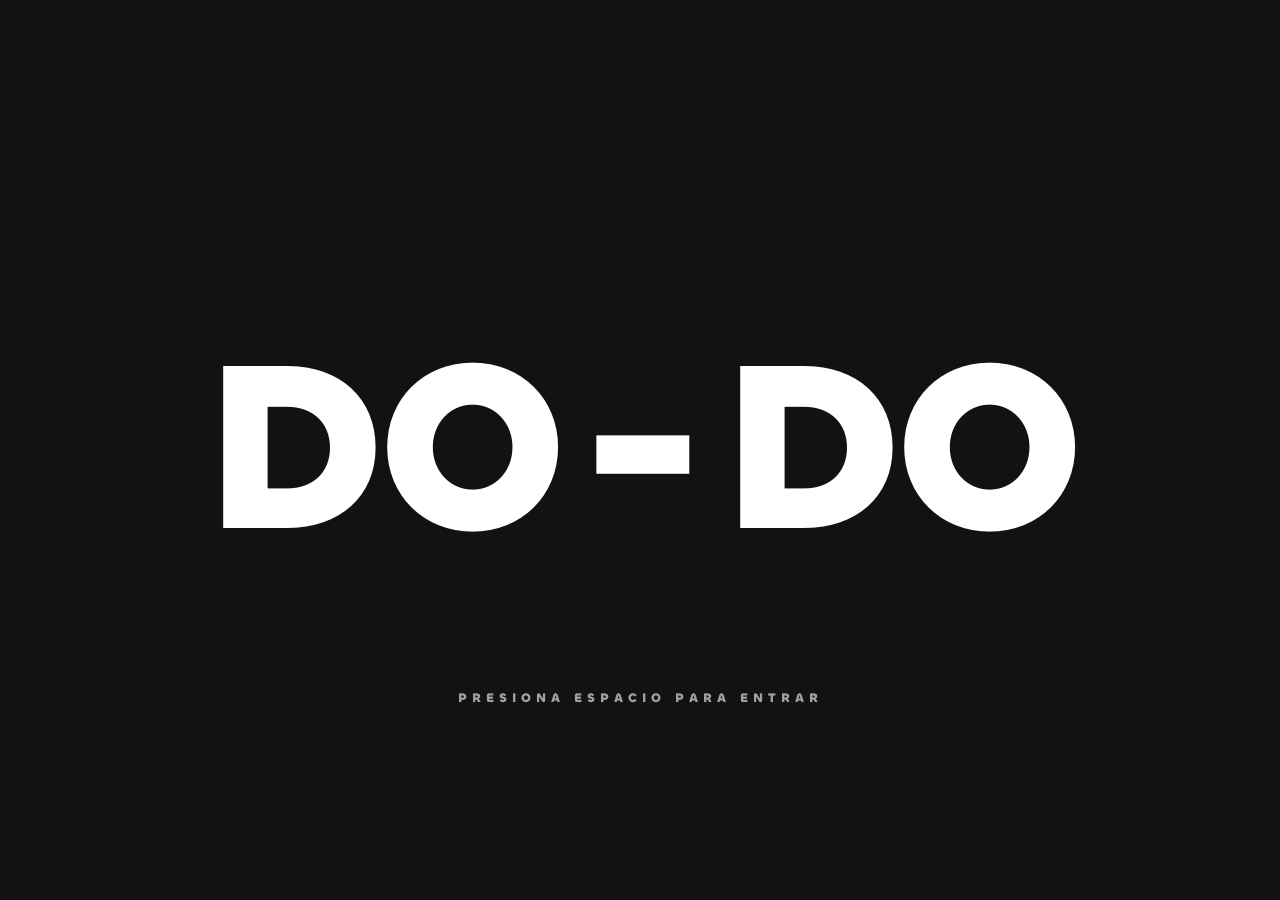
<file: Index.html>
<head>
    <link rel="stylesheet" href="Index.css">
</head>
<body>
    <div id="PantallaCarga">
        <div class="LogoAnimado">
            <span class="Letra">D</span>
            <span class="Letra">O</span>
            <span class="Guion">-</span>
            <span class="Letra">D</span>
            <span class="Letra">O</span>
        </div>
        <p style="position: absolute; bottom: 20%; letter-spacing: 5px; font-size: 0.8rem; opacity: 0.6; color: white;">PRESIONA ESPACIO PARA ENTRAR</p>
    </div>

    <audio id="AudioIntro" src="AUDIOS/1.mp3" preload="auto"></audio>

    <script>
        const audio = document.getElementById('AudioIntro');
        const pantalla = document.getElementById('PantallaCarga');
        let iniciado = false;

        window.addEventListener('keydown', (e) => {
            if (e.code === 'Space' && !iniciado) {
                iniciado = true;
                audio.play();

                pantalla.style.transition = "opacity 4s ease, visibility 4s";
                pantalla.style.opacity = "0";
                pantalla.style.visibility = "hidden";

                audio.onended = () => {
                    window.location.replace("MENU/INICIO.html");
                };

                setTimeout(() => {
                    if(!audio.paused) window.location.replace("MENU/INICIO.html");
                }, 5000);
            }
        });
    </script>
</body>
</file>
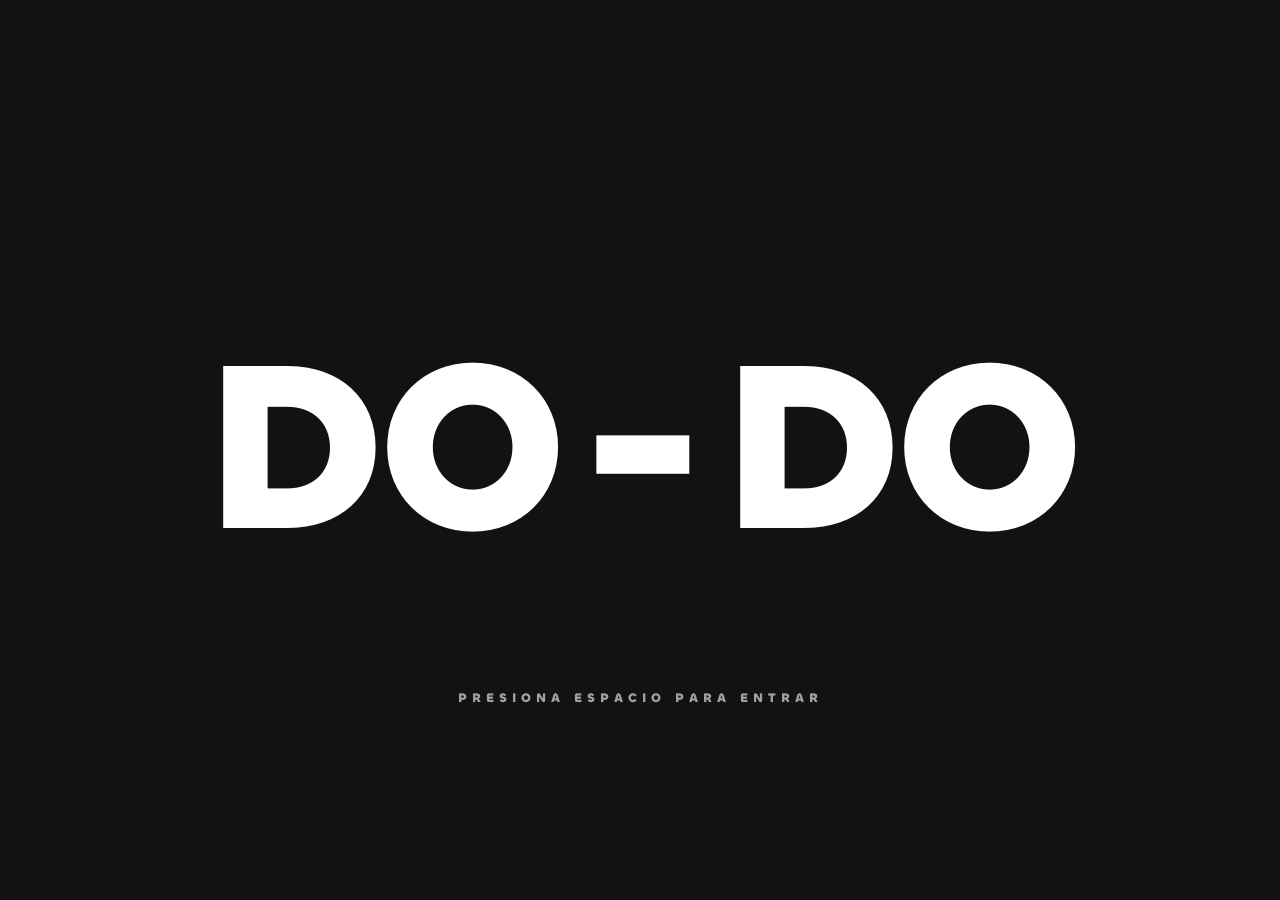
<file: index.html>
<head>
    <link rel="stylesheet" href="FUENTES/chillax.css">
    <link rel="stylesheet" href="Index.css">
</head>
<body>
    <div id="PantallaCarga">
        <div class="LogoAnimado">
            <span class="Letra">D</span>
            <span class="Letra">O</span>
            <span class="Guion">-</span>
            <span class="Letra">D</span>
            <span class="Letra">O</span>
        </div>
        <p style="position: absolute; bottom: 20%; letter-spacing: 5px; font-size: 0.8rem; opacity: 0.6; color: white;">PRESIONA ESPACIO PARA ENTRAR</p>
    </div>

    <audio id="AudioIntro" src="AUDIOS/1.mp3" preload="auto"></audio>

<script>
    const audio = document.getElementById('AudioIntro');
    const pantalla = document.getElementById('PantallaCarga');
    let iniciado = false;

    const comenzarExperiencia = () => {
        if (iniciado) return;
        iniciado = true;

        audio.play().catch(error => {
            console.log("El navegador bloqueó el autoplay sin interacción previa:", error);
        });

        pantalla.style.transition = "opacity 4s ease, visibility 4s";
        pantalla.style.opacity = "0";
        pantalla.style.visibility = "hidden";

        audio.onended = () => {
            window.location.replace("MENU/INICIO.html");
        };

        setTimeout(() => {
            window.location.replace("MENU/INICIO.html");
        }, 5000);
    };

    window.addEventListener('keydown', (e) => {
        if (e.code === 'Space') {
            comenzarExperiencia();
        }
    });
    pantalla.addEventListener('click', () => {
        comenzarExperiencia();
    });
</script>

</body>
</file>
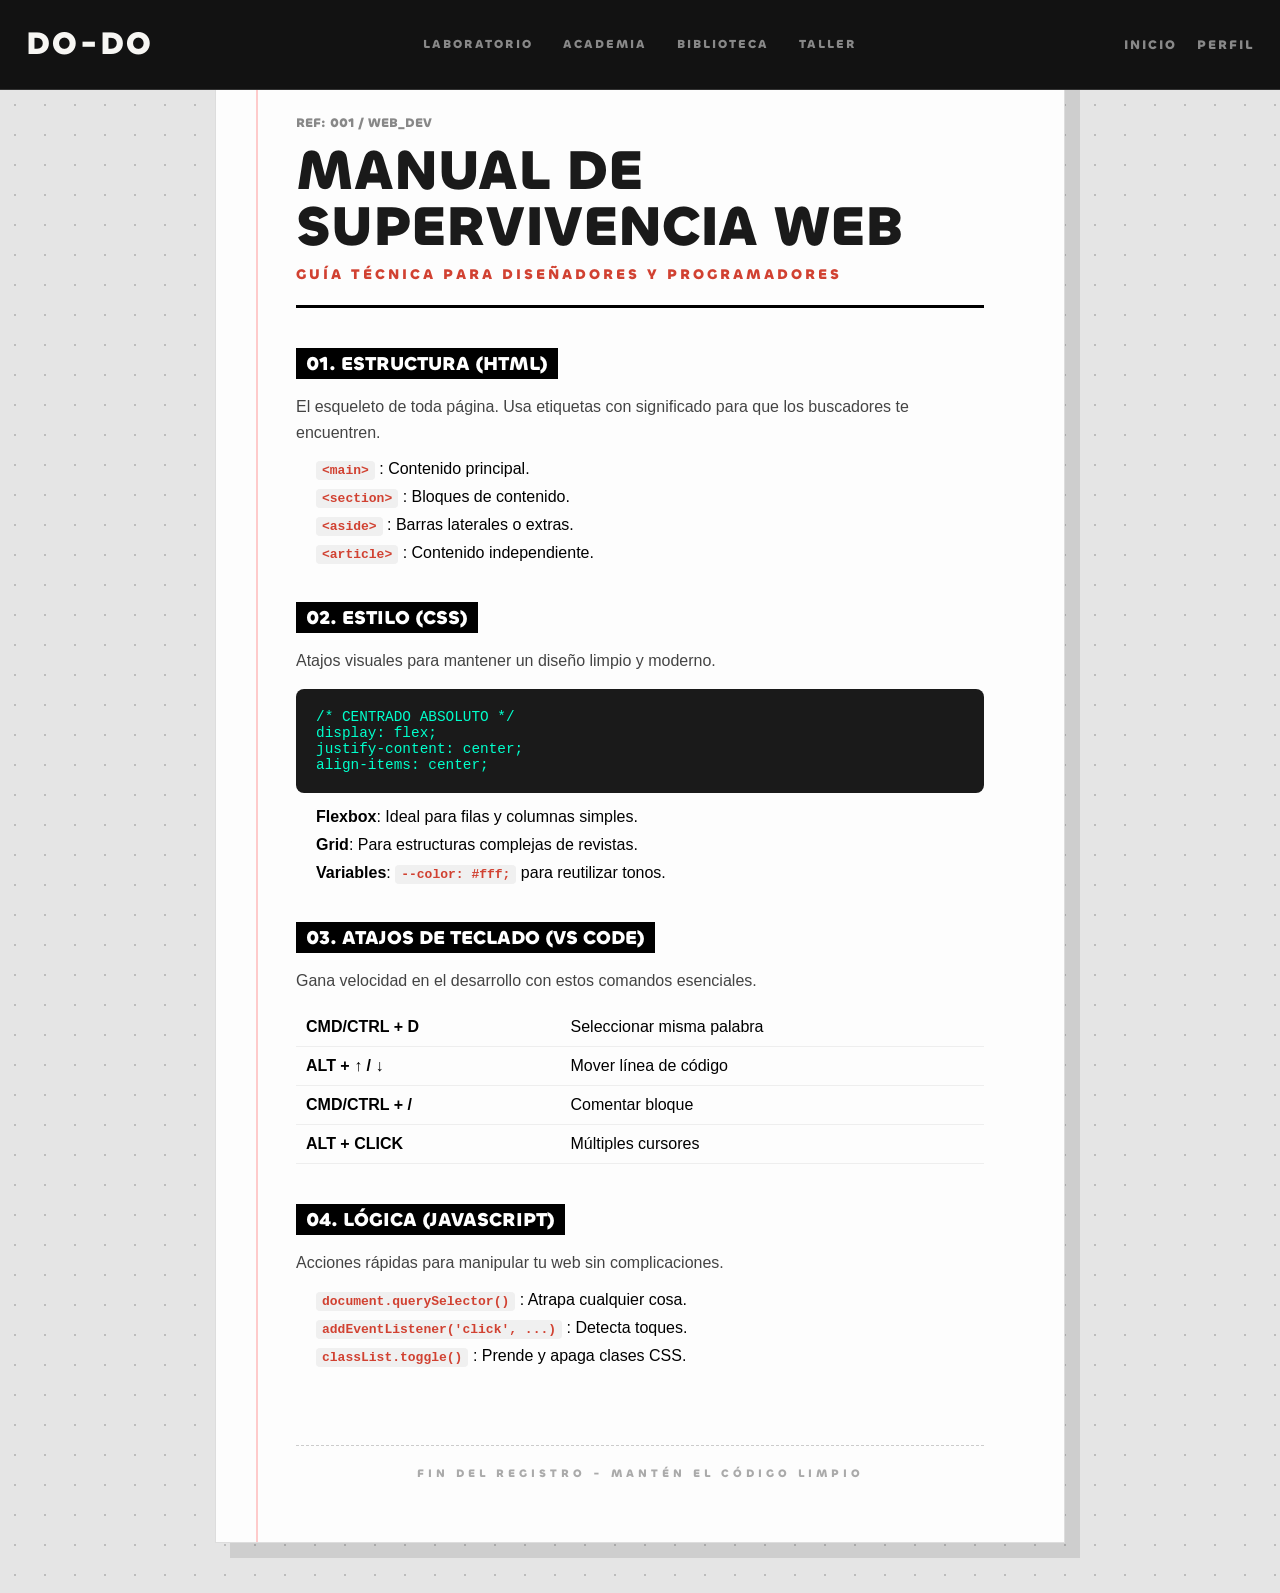
<file: ACADEMIA/WEB.html>
<!DOCTYPE html>
<html lang="es">
<head>
    <meta charset="UTF-8">
    <meta name="viewport" content="width=device-width, initial-scale=1.0">
    <title>DO-DO | BIBLIOTECA DE CÓDIGO</title>
    <link rel="stylesheet" href="WEB.css">
    <link rel="stylesheet" href="../MENU/MENU.css">
</head>
<body class="CuerpoLectura">

    <main class="ContenedorPapel">
        <header class="EncabezadoHoja">
            <span class="Folio">REF: 001 / WEB_DEV</span>
            <h1 class="TituloHoja">MANUAL DE SUPERVIVENCIA WEB</h1>
            <p class="SubtituloHoja">GUÍA TÉCNICA PARA DISEÑADORES Y PROGRAMADORES</p>
        </header>

        <section class="SeccionTexto">
            <h2 class="Indice">01. ESTRUCTURA (HTML)</h2>
            <p>El esqueleto de toda página. Usa etiquetas con significado para que los buscadores te encuentren.</p>
            <ul class="ListaCodigos">
                <li><code>&lt;main&gt;</code> : Contenido principal.</li>
                <li><code>&lt;section&gt;</code> : Bloques de contenido.</li>
                <li><code>&lt;aside&gt;</code> : Barras laterales o extras.</li>
                <li><code>&lt;article&gt;</code> : Contenido independiente.</li>
            </ul>
        </section>

        <section class="SeccionTexto">
            <h2 class="Indice">02. ESTILO (CSS)</h2>
            <p>Atajos visuales para mantener un diseño limpio y moderno.</p>
            <div class="BloqueCodigo">
                <span>/* CENTRADO ABSOLUTO */</span><br>
                display: flex;<br>
                justify-content: center;<br>
                align-items: center;
            </div>
            <ul class="ListaCodigos">
                <li><b>Flexbox</b>: Ideal para filas y columnas simples.</li>
                <li><b>Grid</b>: Para estructuras complejas de revistas.</li>
                <li><b>Variables</b>: <code>--color: #fff;</code> para reutilizar tonos.</li>
            </ul>
        </section>

        <section class="SeccionTexto">
            <h2 class="Indice">03. ATAJOS DE TECLADO (VS CODE)</h2>
            <p>Gana velocidad en el desarrollo con estos comandos esenciales.</p>
            <table class="TablaAtajos">
                <tr><td>CMD/CTRL + D</td><td>Seleccionar misma palabra</td></tr>
                <tr><td>ALT + ↑ / ↓</td><td>Mover línea de código</td></tr>
                <tr><td>CMD/CTRL + /</td><td>Comentar bloque</td></tr>
                <tr><td>ALT + CLICK</td><td>Múltiples cursores</td></tr>
            </table>
        </section>

        <section class="SeccionTexto">
            <h2 class="Indice">04. LÓGICA (JAVASCRIPT)</h2>
            <p>Acciones rápidas para manipular tu web sin complicaciones.</p>
            <ul class="ListaCodigos">
                <li><code>document.querySelector()</code> : Atrapa cualquier cosa.</li>
                <li><code>addEventListener('click', ...)</code> : Detecta toques.</li>
                <li><code>classList.toggle()</code> : Prende y apaga clases CSS.</li>
            </ul>
        </section>

        <footer class="PiePagina">
            <p>FIN DEL REGISTRO - MANTÉN EL CÓDIGO LIMPIO</p>
        </footer>
    </main>

    <script src="../MENU/MENU.js"></script>
</body>
</html>
</file>
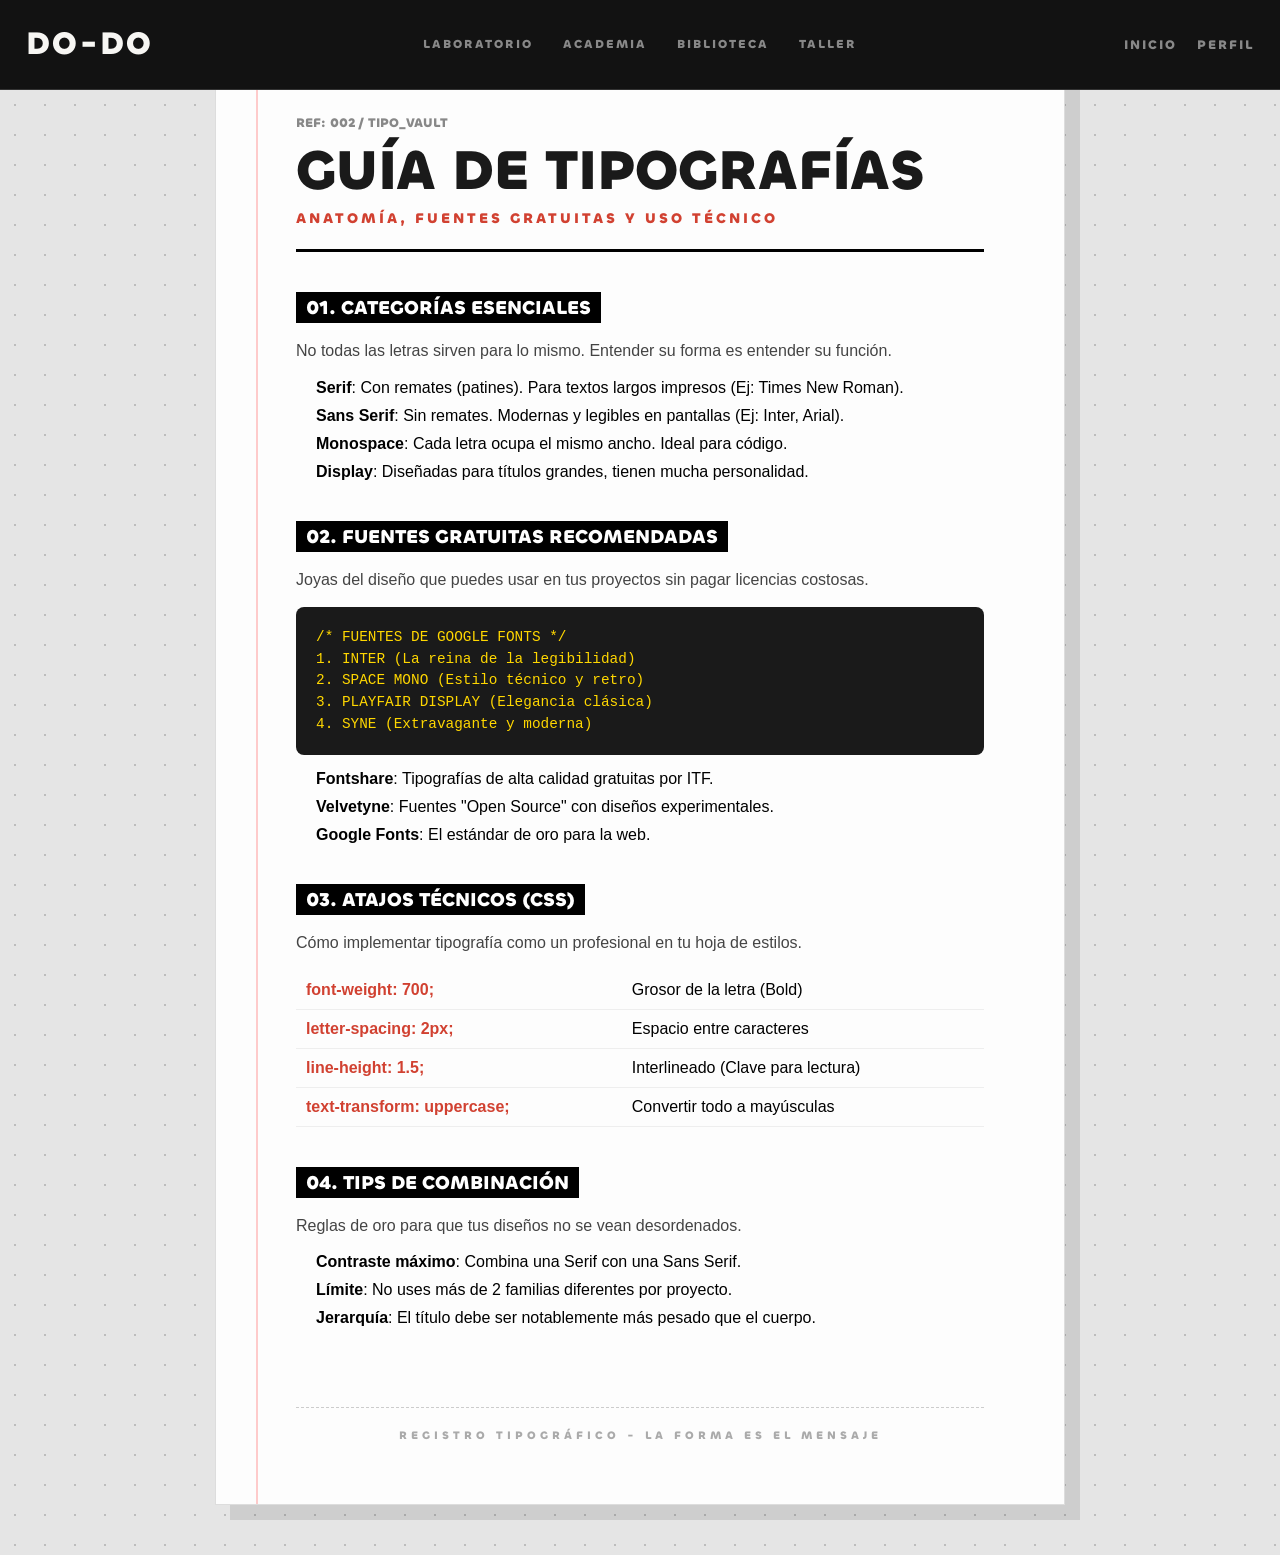
<file: BIBLIOTECA/TIPOGRAFIAS.html>
<!DOCTYPE html>
<html lang="es">
<head>
    <meta charset="UTF-8">
    <meta name="viewport" content="width=device-width, initial-scale=1.0">
    <title>DO-DO | BIBLIOTECA TIPOGRÁFICA</title>
    <link rel="stylesheet" href="TIPOGRAFIAS.css">
    <link rel="stylesheet" href="..//MENU/MENU.css">
</head>
<body class="CuerpoLectura">

    <main class="ContenedorPapel">
        <header class="EncabezadoHoja">
            <span class="Folio">REF: 002 / TIPO_VAULT</span>
            <h1 class="TituloHoja">GUÍA DE TIPOGRAFÍAS</h1>
            <p class="SubtituloHoja">ANATOMÍA, FUENTES GRATUITAS Y USO TÉCNICO</p>
        </header>

        <section class="SeccionTexto">
            <h2 class="Indice">01. CATEGORÍAS ESENCIALES</h2>
            <p>No todas las letras sirven para lo mismo. Entender su forma es entender su función.</p>
            <ul class="ListaCodigos">
                <li><b>Serif</b>: Con remates (patines). Para textos largos impresos (Ej: Times New Roman).</li>
                <li><b>Sans Serif</b>: Sin remates. Modernas y legibles en pantallas (Ej: Inter, Arial).</li>
                <li><b>Monospace</b>: Cada letra ocupa el mismo ancho. Ideal para código.</li>
                <li><b>Display</b>: Diseñadas para títulos grandes, tienen mucha personalidad.</li>
            </ul>
        </section>

        <section class="SeccionTexto">
            <h2 class="Indice">02. FUENTES GRATUITAS RECOMENDADAS</h2>
            <p>Joyas del diseño que puedes usar en tus proyectos sin pagar licencias costosas.</p>
            
            <div class="BloqueCodigo">
                <span>/* FUENTES DE GOOGLE FONTS */</span><br>
                1. INTER (La reina de la legibilidad)<br>
                2. SPACE MONO (Estilo técnico y retro)<br>
                3. PLAYFAIR DISPLAY (Elegancia clásica)<br>
                4. SYNE (Extravagante y moderna)
            </div>
            
            <ul class="ListaCodigos">
                <li><b>Fontshare</b>: Tipografías de alta calidad gratuitas por ITF.</li>
                <li><b>Velvetyne</b>: Fuentes "Open Source" con diseños experimentales.</li>
                <li><b>Google Fonts</b>: El estándar de oro para la web.</li>
            </ul>
        </section>

        <section class="SeccionTexto">
            <h2 class="Indice">03. ATAJOS TÉCNICOS (CSS)</h2>
            <p>Cómo implementar tipografía como un profesional en tu hoja de estilos.</p>
            <table class="TablaAtajos">
                <tr><td>font-weight: 700;</td><td>Grosor de la letra (Bold)</td></tr>
                <tr><td>letter-spacing: 2px;</td><td>Espacio entre caracteres</td></tr>
                <tr><td>line-height: 1.5;</td><td>Interlineado (Clave para lectura)</td></tr>
                <tr><td>text-transform: uppercase;</td><td>Convertir todo a mayúsculas</td></tr>
            </table>
        </section>

        <section class="SeccionTexto">
            <h2 class="Indice">04. TIPS DE COMBINACIÓN</h2>
            <p>Reglas de oro para que tus diseños no se vean desordenados.</p>
            <ul class="ListaCodigos">
                <li><b>Contraste máximo</b>: Combina una Serif con una Sans Serif.</li>
                <li><b>Límite</b>: No uses más de 2 familias diferentes por proyecto.</li>
                <li><b>Jerarquía</b>: El título debe ser notablemente más pesado que el cuerpo.</li>
            </ul>
        </section>

        <footer class="PiePagina">
            <p>REGISTRO TIPOGRÁFICO - LA FORMA ES EL MENSAJE</p>
        </footer>
    </main>

    <script src="..//MENU/MENU.js"></script>
</body>
</html>
</file>
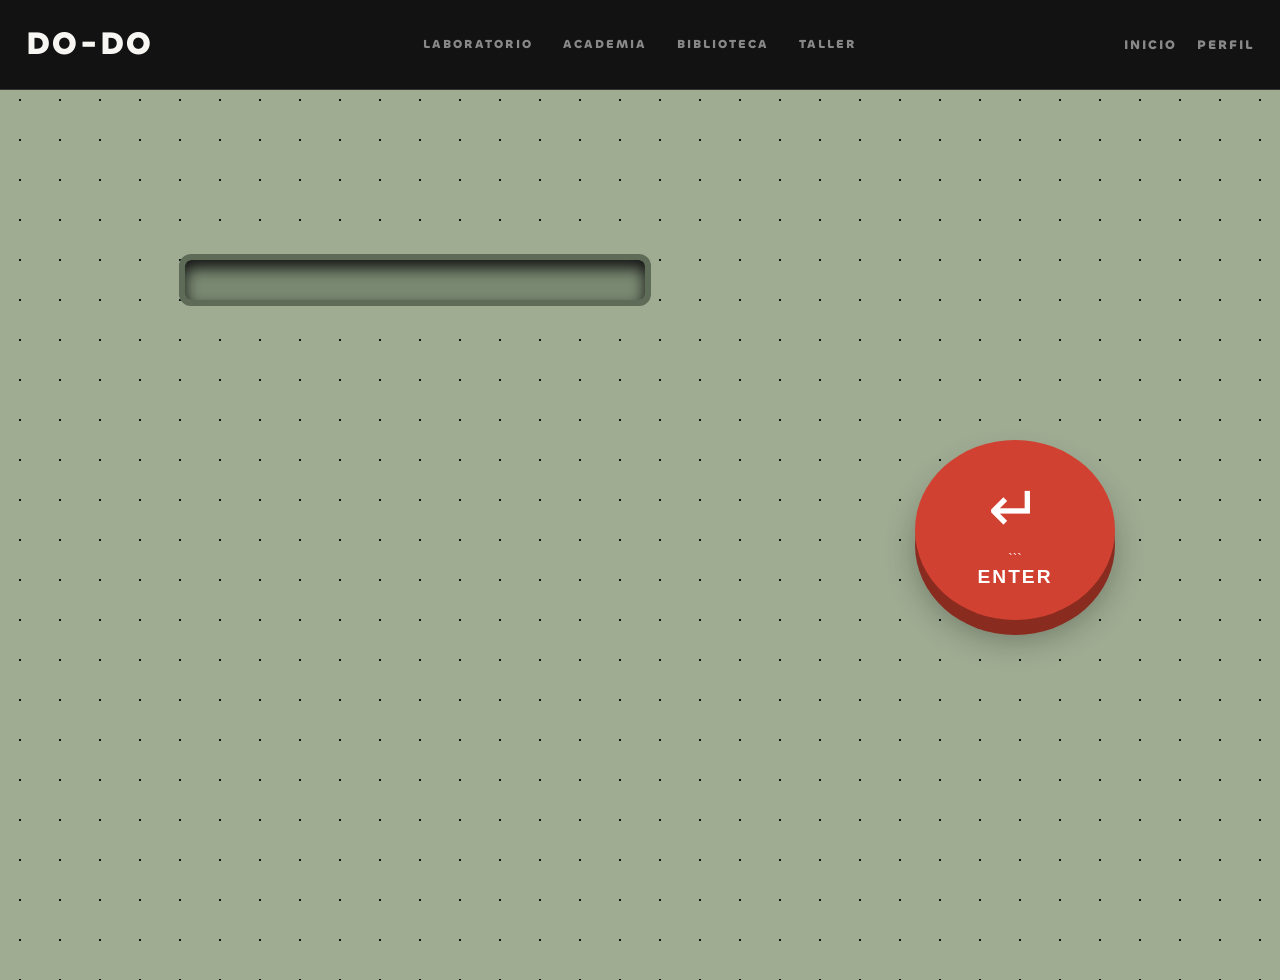
<file: LABORATORIO/LAB1.html>
<!DOCTYPE html>
<html lang="es">
<head>
    <meta charset="UTF-8">
    <meta name="viewport" content="width=device-width, initial-scale=1.0">
    <title>DO-DO | Lab de Prompts</title>
    <link rel="stylesheet" href="LAB1.css">
    <link rel="stylesheet" href="../FUENTES/chillax.css">
    <link rel="stylesheet" href="../MENU/MENU.css">
</head>
<body>

    <div class="ContenedorGeneral">
        
        <div class="MaquinaCuerpo">
            <div class="Ranura"></div>
            
            <div class="AreaImpresion">
                <div id="TicketObjeto" class="TicketEstilo">
                    <div class="ContenidoTicket">
                        <small>DO-DO_LAB_2026</small>
                        <hr class="LineaDivisora">
                        <p class="EtiquetaReto">RETO DE DISEÑO:</p>
                        <h2 id="TextoPrompt">PRESIONA ENTER</h2>
                        <hr class="LineaDivisora">
                        <p class="PiePaginaTicket">A DISEÑAR</p>
                    </div>
                </div>
            </div>
        </div>

        <div class="AreaTeclado">
            <button id="BotonEnter" class="TeclaEnter">
                <span class="IconoEnter">↵</span> ```
                <span class="TextoEnter">ENTER</span>
            </button>
        </div>

    </div>

    <script src="../LABORATORIO/LAB1.js"></script>
    <script src="../MENU/MENU.js"></script>
</body>
</html>
</file>
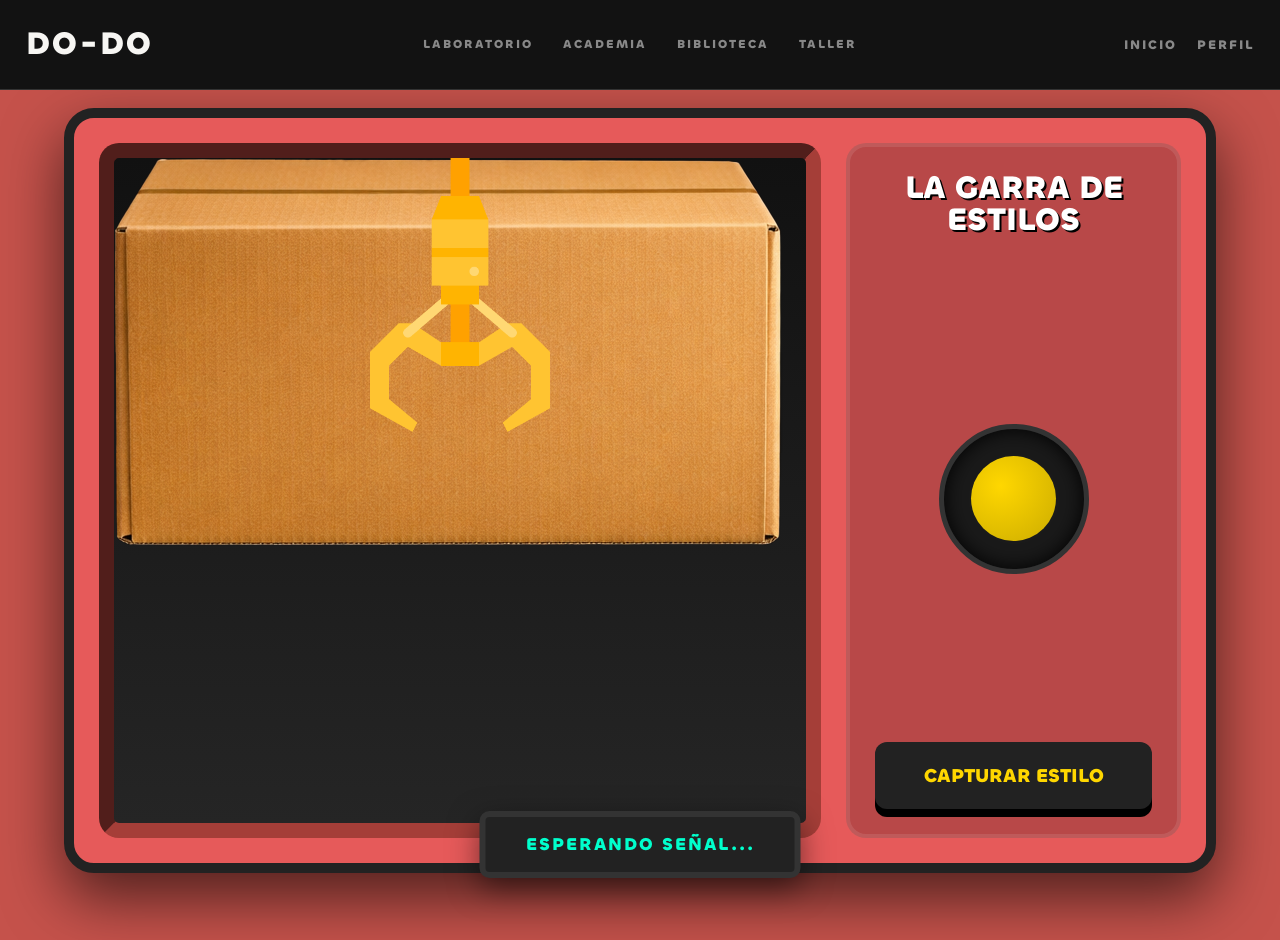
<file: LABORATORIO/LAB2.html>
<!DOCTYPE html>
<html lang="es">
<head>
    <meta charset="UTF-8">
    <meta name="viewport" content="width=device-width, initial-scale=1.0">
    <title>DO-DO | LABORATORIO 2</title>
    <link rel="stylesheet" href="LAB2.css">
    <link rel="stylesheet" href="..//MENU/MENU.css">
    <link rel="stylesheet" href="../FUENTES/chillax.css">
</head>
<body>
    <div class="ContenedorLaboratorio">
        <div class="MaquinaRoja">
            <div class="PantallaJuego">
                <img src="../ELEMENTOS/12.png" >
                <div id="Cuerda" class="Cuerda"></div>
                <img src="../ELEMENTOS/32.png" id="Garra" alt="Garra">
                <div id="ZonaPremios"></div>
            </div>

            <div class="PanelControl">
                <div class="ContenedorTitulo">
                    <h1 class="TituloLab">LA GARRA DE ESTILOS</h1>
                </div>
                
                <div class="ZonaJoystick">
                    <div class="BasePalanca">
                        <div id="Palanca"></div>
                    </div>
                </div>

                <div class="ZonaBoton">
                    <button class="BotonAccion" id="BtnBajar" onclick="BajarGarra()">CAPTURAR ESTILO</button>
                </div>
            </div>

            <div class="BuzonSalida">
                <div id="ResultadoBusqueda">ESPERANDO SEÑAL...</div>
            </div>
        </div>
    </div>
    <script src="LAB2.js"></script>
    <script src="../MENU/MENU.js"></script>
</body>
</html>
</file>
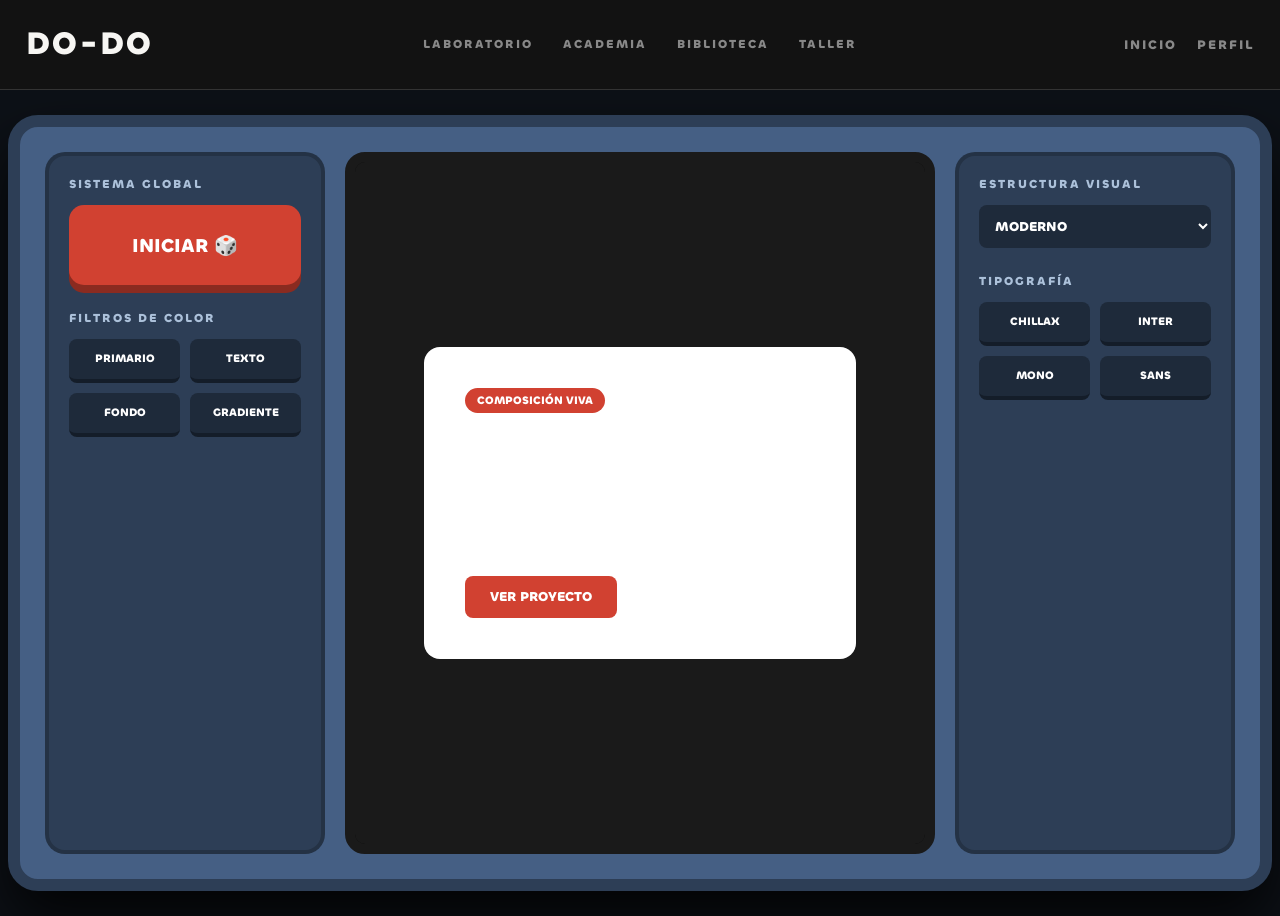
<file: LABORATORIO/LAB3.html>
<!DOCTYPE html>
<html lang="es">
<head>
    <meta charset="UTF-8">
    <meta name="viewport" content="width=device-width, initial-scale=1.0">
    <title>DO-DO | LAB ESTILOS</title>
    <link rel="stylesheet" href="LAB3.css">
    <link rel="stylesheet" href="../MENU/MENU.css">
</head>

<body class="PANTALLA">

    <main class="ChasisMaquina">
        
        <aside class="PanelControl LateralIzquierdo">
            <div class="ModuloTecnico">
                <label>SISTEMA GLOBAL</label>
                <button onclick="PaletaAleatoria()" class="BotonStart">INICIAR 🎲</button>
            </div>

            <div class="ModuloTecnico">
                <label>FILTROS DE COLOR</label>
                <div class="RejillaMicro">
                    <button onclick="CambiarSoloPrimario()">PRIMARIO</button>
                    <button onclick="CambiarSoloTexto()">TEXTO</button>
                    <button onclick="CambiarSoloFondo()">FONDO</button>
                    <button onclick="AplicarGradiente()">GRADIENTE</button>
                </div>
            </div>
        </aside>

        <section class="VisualizadorCentral">
            <div class="MarcoPantalla">
                <div class="Escenario" id="EscenarioPrincipal">
                    <div class="VistaCarta" id="CartaMuestra">
                        <span class="Etiqueta">COMPOSICIÓN VIVA</span>
                        <h1>DISEÑA CON EL CÓDIGO.</h1>
                        <p>ENTORNO DINÁMICO BASADO EN ALGORITMOS DE COLOR.</p>
                        <button class="BotonAccionInterno">VER PROYECTO</button>
                    </div>
                </div>
            </div>
        </section>

        <aside class="PanelControl LateralDerecho">
            <div class="ModuloTecnico">
                <label>ESTRUCTURA VISUAL</label>
                <select id="SelectorDiseno" onchange="CambiarDiseno(this.value)">
                    <option value="moderno">MODERNO</option>
                    <option value="brutalista">BRUTALISTA</option>
                    <option value="cristal">CRISTAL</option>
                </select>
            </div>

            <div class="ModuloTecnico">
                <label>TIPOGRAFÍA</label>
                <div class="RejillaMicro">
                    <button onclick="CambiarFuente('Chillax-Bold')">CHILLAX</button>
                    <button onclick="CambiarFuente('Inter')">INTER</button>
                    <button onclick="CambiarFuente('Space Mono')">MONO</button>
                    <button onclick="CambiarFuente('Arial')">SANS</button>
                </div>
            </div>
        </aside>

    </main>

    <script src="LAB3.js"></script>
    <script src="../MENU/MENU.js"></script>
</body>
</html>
</file>
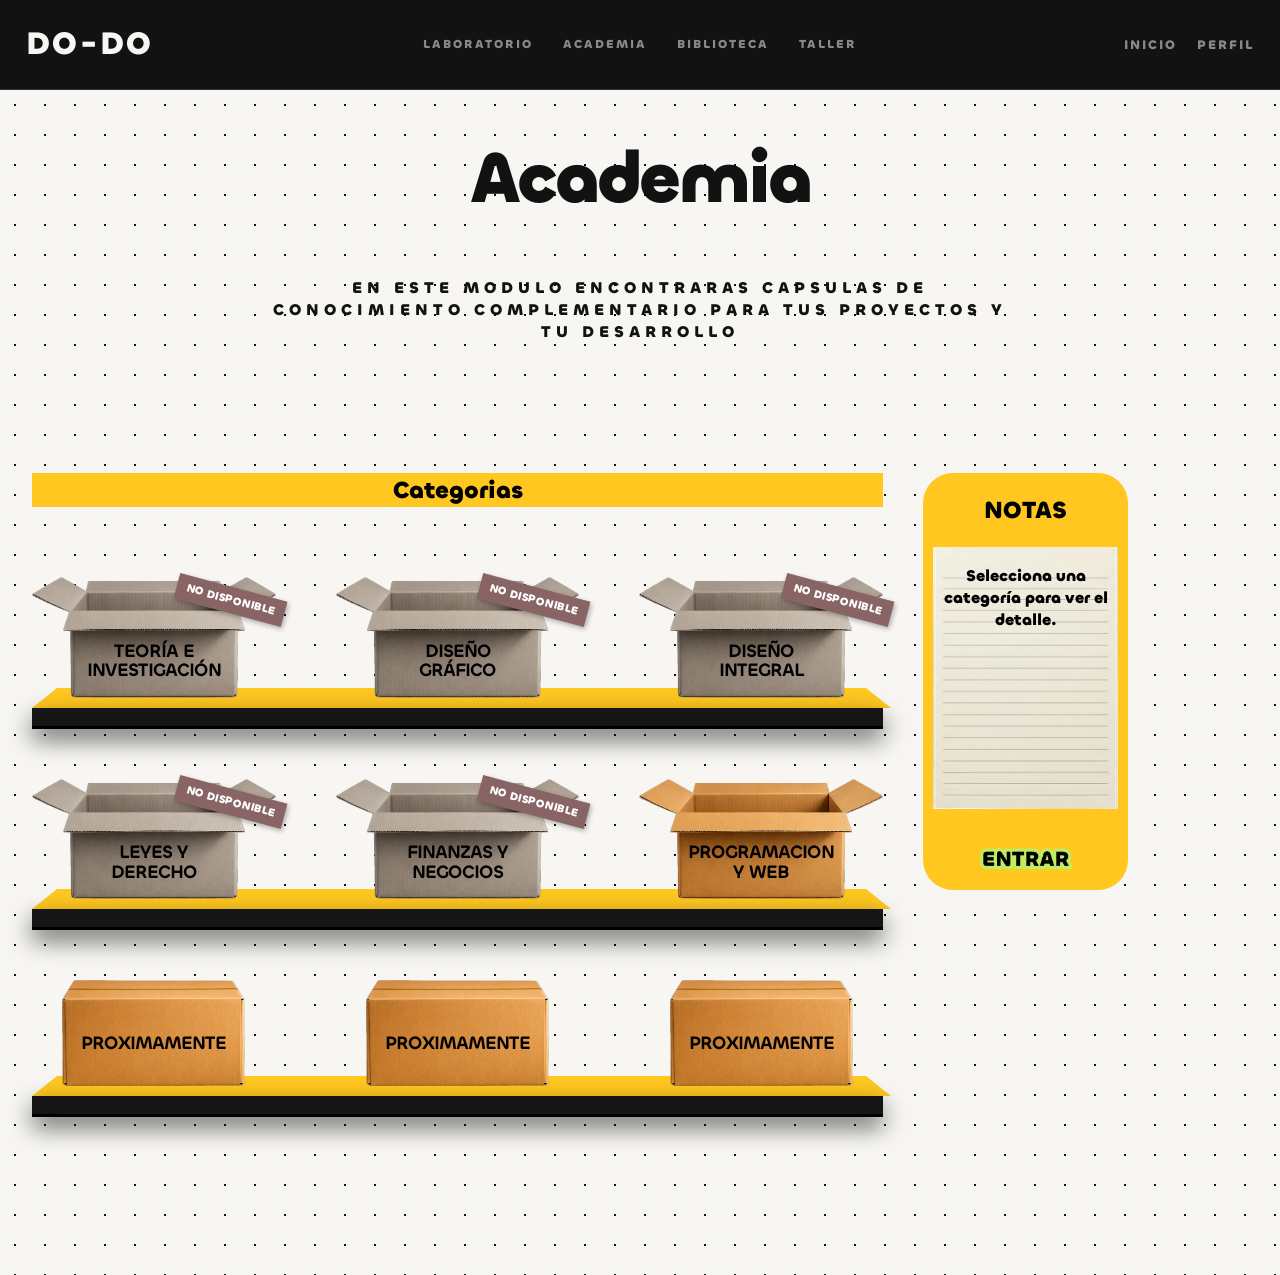
<file: MENU/ACADEMIA.html>
<!DOCTYPE html>
<html lang="es">
<head>
    <meta charset="UTF-8">
    <meta name="viewport" content="width=device-width, initial-scale=1.0">
    <title>DO-DO | Academia</title>
    <link rel="stylesheet" href="ACADEMIA.css">
    <link rel="stylesheet" href="MENU.css">
    <link rel="stylesheet" href="../FUENTES/chillax.css">
</head>
<body>
    <main>
        <h1 class="Titulo">Academia</h1>
        <p class="SubtituloPagina">En este modulo encontraras capsulas de conocimiento complementario para tus proyectos y tu desarrollo</p>

        <div class="Contenedor">
        <section class="SeccionAnaquel">
            <h2 class="TituloSeccion">Categorias</h2>
            
            <div class="RejillaProductos">
                
                <article class="Caja no-disponible" data-categoria="proximamente">
                    <img src="../ELEMENTOS/11.png" class="ImagenCaja">
                    <div class="ContenidoCaja">
                        <h3 class="TituloCaja">Teoría e<br>Investigación</h3>
                    </div>
                </article>

                <article class="Caja no-disponible" data-categoria="proximamente">
                    <img src="../ELEMENTOS/11.png" class="ImagenCaja">
                    <div class="ContenidoCaja">
                        <h3 class="TituloCaja">Diseño<br>Gráfico</h3>
                    </div>
                </article>

                <article class="Caja no-disponible" data-categoria="proximamente">
                    <img src="../ELEMENTOS/11.png" class="ImagenCaja">
                    <div class="ContenidoCaja">
                        <h3 class="TituloCaja">Diseño<br>Integral</h3>
                    </div>
                </article>

            </div>
            <div class="Base"></div>
            <div class="BarraAnaquel"></div>
            
            <div class="RejillaProductos">
                
                <article class="Caja no-disponible" data-categoria="proximamente">
                    <img src="../ELEMENTOS/11.png" class="ImagenCaja">
                    <div class="ContenidoCaja">
                        <h3 class="TituloCaja">Leyes y<br>Derecho</h3>
                    </div>
                </article>

                <article class="Caja no-disponible" data-categoria="proximamente">
                    <img src="../ELEMENTOS/11.png" class="ImagenCaja">
                    <div class="ContenidoCaja">
                        <h3 class="TituloCaja">Finanzas y<br>Negocios</h3>
                    </div>
                </article>

                <article class="Caja" onclick="location.href='../ACADEMIA/WEB.html'">
                    <img src="../ELEMENTOS/11.png" class="ImagenCaja">
                    <div class="ContenidoCaja">
                        <h3 class="TituloCaja">Programacion<br>y Web</h3>
                    </div>
                </article>

            </div>
            <div class="Base"></div>
            <div class="BarraAnaquel"></div>

             <div class="RejillaProductos">
                
                <article class="Caja" onclick="irALeccion('gestion')">
                    <img src="../ELEMENTOS/12.png" class="ImagenCaja2">
                    <div class="ContenidoCaja2">
                        <h3 class="TituloCaja">Proximamente</h3>
                    </div>
                </article>

                <article class="Caja" onclick="irALeccion('gestion')">
                    <img src="../ELEMENTOS/12.png" class="ImagenCaja2">
                    <div class="ContenidoCaja2">
                        <h3 class="TituloCaja">Proximamente</h3>
                    </div>
                </article>

                <article class="Caja" onclick="irALeccion('3d')">
                    <img src="../ELEMENTOS/12.png" class="ImagenCaja2">
                    <div class="ContenidoCaja2">
                        <h3 class="TituloCaja">Proximamente</h3>
                    </div>
                </article>
            </div>
            <div class="Base"></div>
            <div class="BarraAnaquel"></div>
        </section>

        <section class="SeccionDescripcion">
            <h1 id="nota-titulo">NOTAS</h1>
            <img src="../ELEMENTOS/14.png">
            <p id="nota-texto">Selecciona una categoría para ver el detalle.</p>
        <div class="BotonEntrar"><img src="../ELEMENTOS/15.png"></div>
</section>

<article class="Caja" onclick="irALeccion('gestion')" data-categoria="teoria">
    </article>

        </div>
    </main>

    <script src="../Script.js"></script>
    <script src="MENU.js"></script> 
</body>
</html>
</file>
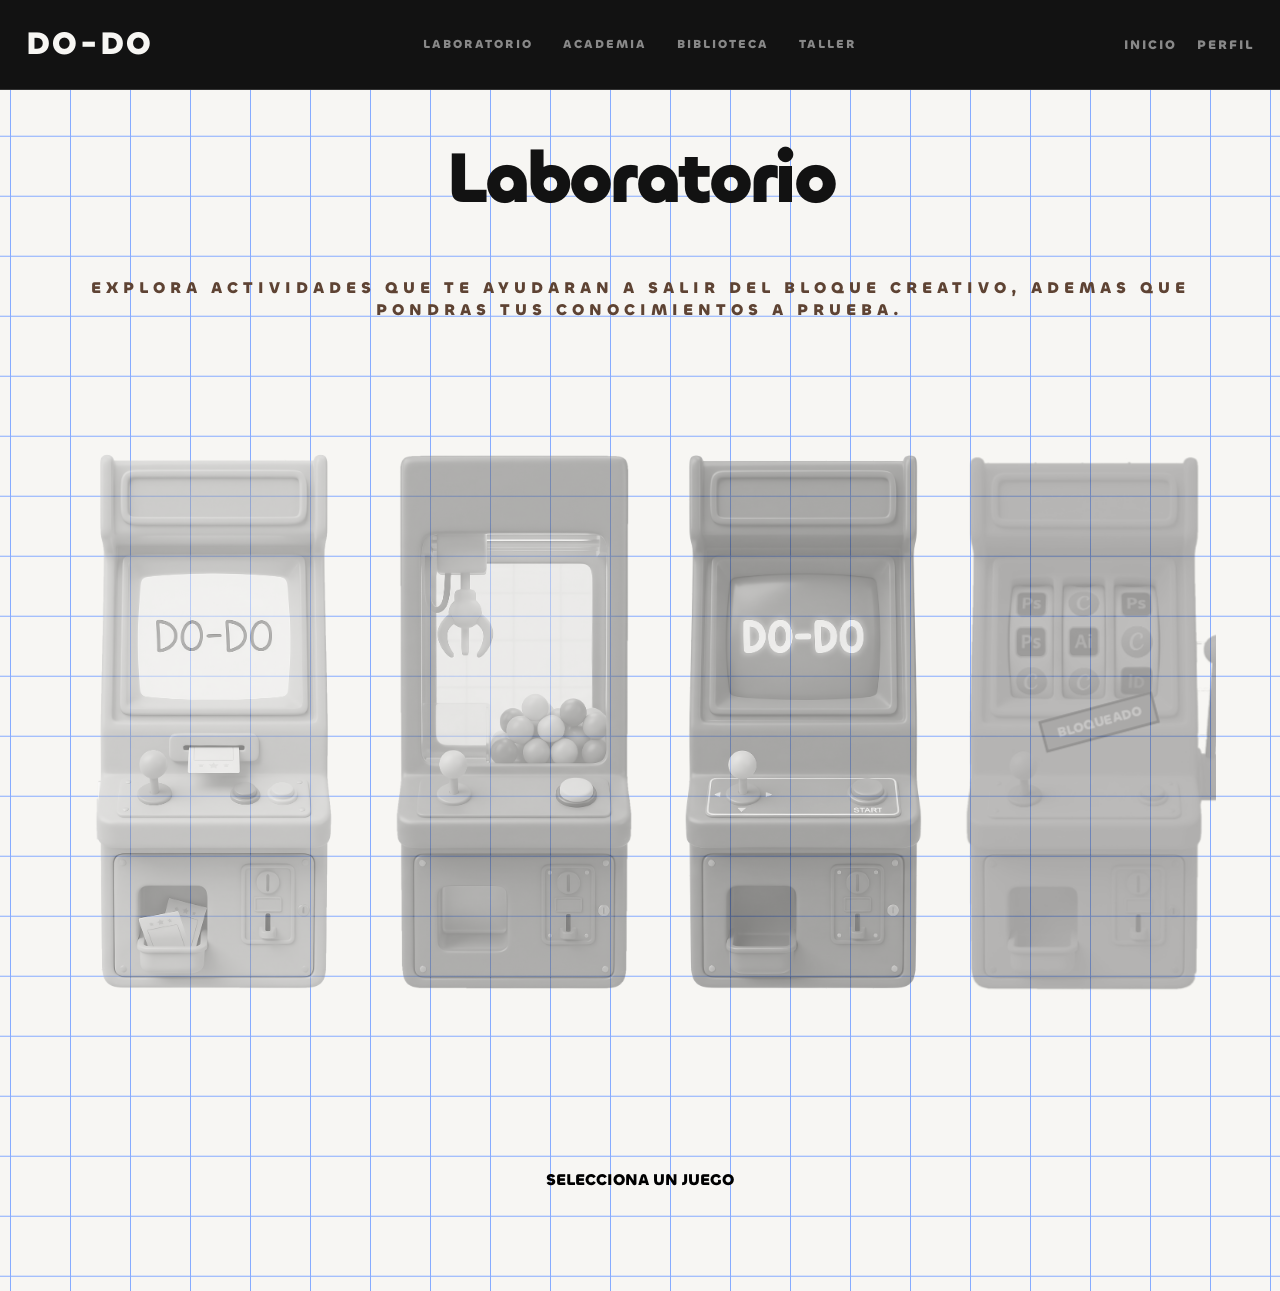
<file: MENU/LABORATORIO.html>
<!DOCTYPE html>
<html lang="es">
<head>
    <meta charset="UTF-8">
    <meta name="viewport" content="width=device-width, initial-scale=1.0">
    <title>DO-DO | LAB</title>
    <link rel="stylesheet" href="LABORATORIO.css">
    <link rel="stylesheet" href="MENU.css">
    <link rel="stylesheet" href="../FUENTES/chillax.css">
</head>
<body>

<main class="ContenedorTablero">

    <h1 class="TituloPagina">Laboratorio</h1>
    <p class="SubtituloPagina">Explora actividades que te ayudaran a salir del bloque creativo, ademas que pondras tus conocimientos a prueba.</p>

    <section class="SelectorJuegos">
        <div class="CarruselInterno">
            
            <article class="Maquina" onclick="seleccionarJuego(this, 'retro1')">
                    <img src="../ELEMENTOS/28.png" class="ImagenMaquina">
                <div class="FichaTecnica">
                    <h2 class="TituloJuego">DISEÑO EXPRESS</h2>
                </div>
            </article>

            <article class="Maquina" onclick="seleccionarJuego(this, 'retro2')">
                    <img src="../ELEMENTOS/29.png" class="ImagenMaquina">
                <div class="FichaTecnica">
                    <h2 class="TituloJuego">LA GARRA DE ESTILOS</h2>
                </div>
            </article>

            <article class="Maquina" onclick="seleccionarJuego(this, 'retro3')">
                    <img src="../ELEMENTOS/30.png" class="ImagenMaquina">
                <div class="FichaTecnica">
                    <h2 class="TituloJuego">MIXER</h2>
                </div>
            </article>

            <article class="Maquina JuegoBloqueado">
                <img src="../ELEMENTOS/31.png" class="ImagenMaquina">
                <div class="FichaTecnica">
                <h2 class="TituloJuego">PRÓXIMAMENTE</h2>
                </div>
                <div class="EtiquetaBloqueo">BLOQUEADO</div>
            </article>

        </div>
    </section>

    <article>
        <p id="Descripcion">SELECCIONA UN JUEGO</p>
    </article>

    <div id="Accion" class="ZonaAccion" style="display:none;">
        <button class="BotonEjecutar" onclick="lanzarJuego()">JUGAR</button>
    </div>
</main>

    <script src="../Script.js"></script>
    <script src="MENU.js"></script>
</body>
</html>
</file>
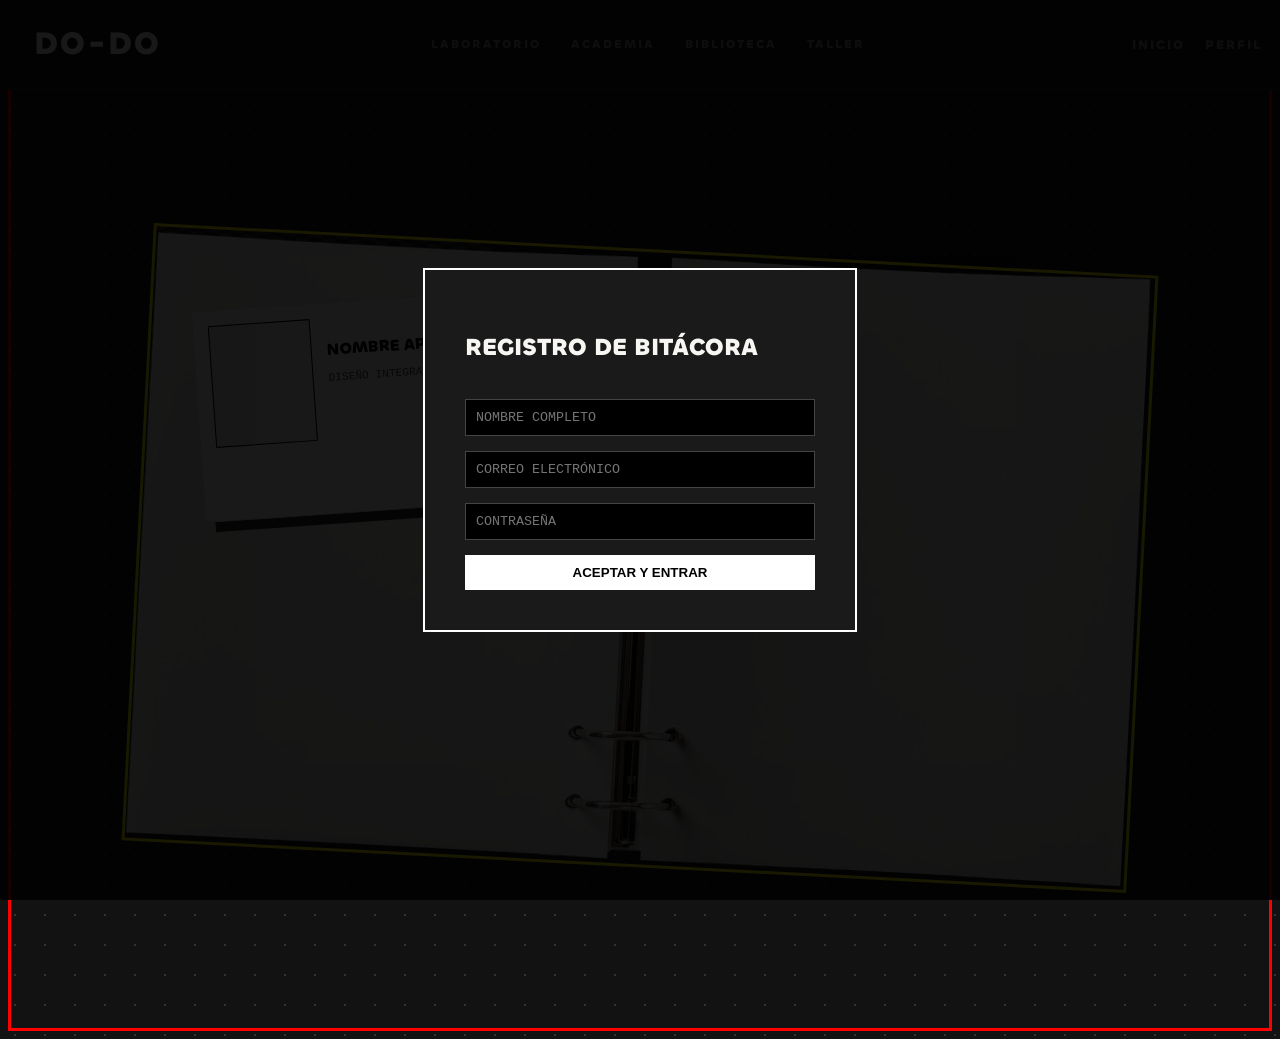
<file: MENU/PERFIL.html>
<!DOCTYPE html>
<html lang="es">
<head>
    <meta charset="UTF-8">
    <meta name="viewport" content="width=device-width, initial-scale=1.0">
    <title>Registro | Bitácora</title>
    <link rel="stylesheet" href="PERFIL.css">
    <link rel="stylesheet" href="MENU.css">
</head>
<body>
    <script src="MENU.js"></script>
    <script src="../Script.js"></script>
    
    <main class="ContenedorRegistro">

        <div id="modalRegistro" class="modal-overlay">
            <div class="modal-content">
                <h2>REGISTRO DE BITÁCORA</h2>
                <input type="text" id="reg-nombre" placeholder="NOMBRE COMPLETO">
                <input type="email" id="reg-correo" placeholder="CORREO ELECTRÓNICO">
                <input type="password" id="reg-pass" placeholder="CONTRASEÑA">
                <button onclick="guardarRegistroInicial()">ACEPTAR Y ENTRAR</button>
            </div>
        </div>

<div class="ContenedorLibreta">
    <img src="../ELEMENTOS/8.png" alt="Libreta" class="libreta-fondo">
    
    <div id="CredencialDODO" class="CredencialIdentidad">
        <div class="FotoCredencial" id="DisplayAvatar"></div>
        <div class="InfoCredencial">
            <h4 id="DisplayNombre">NOMBRE APELLIDO</h4>
            <p id="DisplayArea">DISEÑO INTEGRAL</p>
            <small>ID: DO-DO-2026</small>
        </div>
    </div>

    <form class="FormularioLibreta" id="FormularioPerfil" onsubmit="actualizarBitacora(event)">
        </form>
</div>
    </main>

</body>
</html>
</file>
<file: Index.css>
@import url('FUENTES/chillax.css');

html, body {
    background-color: #121212;
    margin: 0;
    padding: 0;
    overflow: hidden;
}

#PantallaCarga {
    font-family: 'Chillax-Bold';
    position: fixed;
    top: 0; left: 0;
    width: 100%; height: 100%;
    background-color: #121212;
    display: flex;
    justify-content: center;
    align-items: center;
    z-index: 9999;
}

.LogoAnimado {
    font-family: 'Chillax-Bold';
    font-size: 15rem;
    letter-spacing: -5px;
    color: #fff;
    white-space: nowrap;
    display: flex;
    align-items: center;
}

.Letra, .Guion {
    display: inline-block;
    opacity: 0;
    transform: translateY(30px);
    animation: aparecerLetra 0.6s forwards;
}

.Letra:nth-child(1) { animation-delay: 0.2s; }
.Letra:nth-child(2) { animation-delay: 0.4s; }
.Guion { animation-delay: 0.5s; margin: 0 10px; }
.Letra:nth-child(4) { animation-delay: 0.7s; }
.Letra:nth-child(5) { animation-delay: 0.9s; }

@keyframes aparecerLetra {
    to {
        opacity: 1;
        transform: translateY(0);
    }
}
</file>
<file: FUENTES/chillax.css>
/**
* @license
*
* Font Family: Chillax
* Designed by: Manushi Parikh
* URL: https://www.fontshare.com/fonts/chillax
* © 2026 Indian Type Foundry
*
* Chillax Extralight 
* Chillax Light 
* Chillax Regular 
* Chillax Medium 
* Chillax Semibold 
* Chillax Bold 
* Chillax Variable (Variable font)

*
*/
@font-face {
  font-family: 'Chillax-Extralight';
  src: url('../FUENTES/Chillax/Chillax-Extralight.woff2') format('woff2'),
       url('../FUENTES/Chillax/Chillax-Extralight.woff') format('woff'),
       url('../FUENTES/Chillax/Chillax-Extralight.ttf') format('truetype');
  font-weight: 200;
  font-display: swap;
  font-style: normal;
}
@font-face {
  font-family: 'Chillax-Light';
  src: url('../FUENTES/Chillax/Chillax-Light.woff2') format('woff2'),
       url('../FUENTES/Chillax/Chillax-Light.woff') format('woff'),
       url('../FUENTES/Chillax/Chillax-Light.ttf') format('truetype');
  font-weight: 300;
  font-display: swap;
  font-style: normal;
}
@font-face {
  font-family: 'Chillax-Regular';
  src: url('../FUENTES/Chillax/Chillax-Regular.woff2') format('woff2'),
       url('../FUENTES/Chillax/Chillax-Regular.woff') format('woff'),
       url('../FUENTES/Chillax/Chillax-Regular.ttf') format('truetype');
  font-weight: 400;
  font-display: swap;
  font-style: normal;
}
@font-face {
  font-family: 'Chillax-Medium';
  src: url('../FUENTES/Chillax/Chillax-Medium.woff2') format('woff2'),
       url('../FUENTES/Chillax/Chillax-Medium.woff') format('woff'),
       url('../FUENTES/Chillax/Chillax-Medium.ttf') format('truetype');
  font-weight: 500;
  font-display: swap;
  font-style: normal;
}
@font-face {
  font-family: 'Chillax-Semibold';
  src: url('../FUENTES/Chillax/Chillax-Semibold.woff2') format('woff2'),
       url('../FUENTES/Chillax/Chillax-Semibold.woff') format('woff'),
       url('../FUENTES/Chillax/Chillax-Semibold.ttf') format('truetype');
  font-weight: 600;
  font-display: swap;
  font-style: normal;
}
@font-face {
  font-family: 'Chillax-Bold';
  src: url('../FUENTES/Chillax/Chillax-Bold.woff2') format('woff2'),
       url('../FUENTES/Chillax/Chillax-Bold.woff') format('woff'),
       url('../FUENTES/Chillax/Chillax-Bold.ttf') format('truetype');
  font-weight: 700;
  font-display: swap;
  font-style: normal;
}
/**
* This is a variable font
* You can control variable axes as shown below:
* font-variation-settings: wght 700.0;
*
* available axes:
'wght' (range from 200.0 to 700.0
*/
@font-face {
  font-family: 'Chillax';
  src: url('../FUENTES/Chillax/Chillax-Variable.woff2') format('woff2'),
       url('../FUENTES/Chillax/Chillax-Variable.woff') format('woff'),
       url('../FUENTES/Chillax/Chillax-Variable.ttf') format('truetype');
  font-weight: 200 700;
  font-display: swap;
  font-style: normal;
}
</file>
<file: ACADEMIA/WEB.css>
@import url('../FUENTES/chillax.css');

* {
    margin: 0;
    padding: 0;
    box-sizing: border-box;
}

.CuerpoLectura {
    background-color: #e5e5e5;
    background-image: radial-gradient(#bcbcbc 1px, transparent 1px);
    background-size: 30px 30px;
    font-family: 'Chillax-Bold', sans-serif;
    display: flex;
    justify-content: center;
    padding: 50px 20px;
}

.ContenedorPapel {
    background-color: #fdfdfd;
    width: 100%;
    max-width: 850px;
    min-height: 100vh;
    padding: 60px 80px;
    box-shadow: 15px 15px 0px rgba(0,0,0,0.1);
    position: relative;
    border: 1px solid #ddd;
}

.ContenedorPapel::before {
    content: '';
    position: absolute;
    left: 40px;
    top: 0;
    bottom: 0;
    width: 2px;
    background: rgba(255, 0, 0, 0.2);
}

.EncabezadoHoja {
    border-bottom: 3px solid #000;
    padding-bottom: 20px;
    margin-bottom: 40px;
}

.Folio {
    font-size: 0.8rem;
    color: #888;
    text-transform: uppercase;
}

.TituloHoja {
    font-size: 3.5rem;
    line-height: 1;
    color: #1a1a1a;
    margin: 10px 0;
}

.SubtituloHoja {
    font-size: 0.9rem;
    letter-spacing: 3px;
    color: #d14131;
}

.SeccionTexto {
    margin-bottom: 40px;
}

.Indice {
    font-size: 1.2rem;
    background: #000;
    color: #fff;
    display: inline-block;
    padding: 2px 10px;
    margin-bottom: 15px;
}

.SeccionTexto p {
    font-family: 'Arial', sans-serif;
    line-height: 1.6;
    color: #444;
    margin-bottom: 15px;
}

.ListaCodigos {
    list-style: none;
    padding-left: 20px;
}

.ListaCodigos li {
    margin-bottom: 10px;
    font-family: 'Arial', sans-serif;
}

.ListaCodigos code {
    background: #f0f0f0;
    padding: 2px 6px;
    border-radius: 4px;
    color: #d14131;
    font-weight: bold;
}

.BloqueCodigo {
    background: #1a1a1a;
    color: #00ffcc;
    padding: 20px;
    border-radius: 8px;
    font-family: 'Courier New', monospace;
    font-size: 0.9rem;
    margin: 15px 0;
}

.TablaAtajos {
    width: 100%;
    border-collapse: collapse;
    font-family: 'Arial', sans-serif;
}

.TablaAtajos td {
    padding: 10px;
    border-bottom: 1px solid #eee;
}

.TablaAtajos td:first-child {
    font-weight: bold;
    color: #000;
}

.PiePagina {
    margin-top: 80px;
    text-align: center;
    border-top: 1px dashed #ccc;
    padding-top: 20px;
    font-size: 0.7rem;
    color: #aaa;
    letter-spacing: 4px;
}

@media (max-width: 600px) {
    .ContenedorPapel {
        padding: 40px 20px;
    }
    .ContenedorPapel::before { display: none; }
    .TituloHoja { font-size: 2rem; }
}
</file>
<file: MENU/MENU.css>
@import url('../FUENTES/chillax.css');

@media (max-width: 768px) {
    .Encabezado { display: inline; margin: auto;}
}

.Encabezado {
    display: flex;
    justify-content: space-between;
    align-items: center;
    width: 100%;
    height: 10vh;
    padding: 0 2%;
    position: fixed;
    top: 0;
    z-index: 1000;
    background-color: #121212;
    border-bottom: 1px solid #333;

    box-sizing: border-box;
    font-family: 'Chillax-Bold', sans-serif;
}

.Logo {
    flex: 1;
    display: flex;
    justify-content: flex-start;
}

.Logo h1 {
    color: #F7F6F3;
    margin: 0;
    font-size: 2rem;
    font-weight: 900;
    letter-spacing: 2px;
    font-family: 'Chillax-Bold', sans-serif;
}

.BarraNav {
    flex: 1;
    display: flex;
    justify-content: flex-end;
    align-items: center;
    gap: 15px;
}

.LinksPrincipales {
    flex: 2;
    display: flex;
    justify-content:center;
    gap: 30px;
}

.LinksPrincipales a {
    color: #888;
    text-decoration: none;
    font-size: 0.75rem;
    font-weight: bold;
    letter-spacing: 2px;
    transition: 0.3s ease;
}

.LinksPrincipales a:hover {
    color: #fff;
    text-shadow: 0 0 10px rgba(255,255,255,0.5);
}

.MenuHamburguesa {
    display: none;
    background: none;
    border: none;
    color: #fff;
    font-size: 1.8rem;
    cursor: pointer;
}

.MenuMovil {
    position: fixed;
    top: 0; right: -100%;
    width: 250px;
    height: 100vh;
    background: #1a1a1a;
    z-index: 2000;
    display: flex;
    flex-direction: column;
    padding: 100px 30px;
    gap: 20px;
    transition: 0.5s cubic-bezier(0.7, 0, 0.3, 1);
    box-shadow: -10px 0 30px rgba(0,0,0,0.5);
}

.MenuMovil.active {
    right: 0;
}

.MenuMovil a {
    color: #fff;
    text-decoration: none;
    font-size: 1.2rem;
    font-weight: bold;
    border-bottom: 1px solid #333;
    padding-bottom: 10px;
}


@media (max-width: 768px) {
    .LinksPrincipales, .ContenedorBotones {
        display: none;
    }

    .MenuHamburguesa {
        display: block;
    }

    .Encabezado {
        padding: 10px 20px;
    }

    .MenuMovil {
        display: flex;
        flex-direction: column;
        position: fixed;
        top: 0;
        right: -100%;
        width: 80%;
        height: 100vh;
        background: #000;
        z-index: 1000;
        transition: 0.3s;
        padding: 50px 20px;
    }

    .MenuMovil.active {
        right: 0;
    }

    .MenuMovil a {
        color: white;
        text-decoration: none;
        font-size: 1.5rem;
        margin: 15px 0;
    }

    .BotonCerrar {
        position: absolute;
        top: 20px;
        right: 20px;
        background: none;
        border: none;
        color: white;
        font-size: 2rem;
    }
}

.BotonEncabezado {
    color: #888;
    text-decoration: none;
    font-size: 0.8rem;
    font-weight: bold;
    letter-spacing: 2px;
    transition: 0.3s;
}

.BotonEncabezado:hover {
    color: #fff;
}

.ContenedorBotones {
    display: flex;
    gap: 20px;
}
</file>
<file: BIBLIOTECA/TIPOGRAFIAS.css>
@import url('../FUENTES/chillax.css');

* {
    margin: 0;
    padding: 0;
    box-sizing: border-box;
}

.CuerpoLectura {
    background-color: #e5e5e5;
    background-image: radial-gradient(#bcbcbc 1px, transparent 1px);
    background-size: 30px 30px;
    font-family: 'Chillax-Bold', sans-serif;
    display: flex;
    justify-content: center;
    padding: 50px 20px;
}

.ContenedorPapel {
    background-color: #fdfdfd;
    width: 100%;
    max-width: 850px;
    min-height: 100vh;
    padding: 60px 80px;
    box-shadow: 15px 15px 0px rgba(0,0,0,0.1);
    position: relative;
    border: 1px solid #ddd;
}

.ContenedorPapel::before {
    content: '';
    position: absolute;
    left: 40px;
    top: 0;
    bottom: 0;
    width: 2px;
    background: rgba(255, 0, 0, 0.2);
}

.EncabezadoHoja {
    border-bottom: 3px solid #000;
    padding-bottom: 20px;
    margin-bottom: 40px;
}

.Folio {
    font-size: 0.8rem;
    color: #888;
    text-transform: uppercase;
}

.TituloHoja {
    font-size: 3.5rem;
    line-height: 1;
    color: #1a1a1a;
    margin: 10px 0;
}

.SubtituloHoja {
    font-size: 0.9rem;
    letter-spacing: 3px;
    color: #d14131;
}

.SeccionTexto {
    margin-bottom: 40px;
}

.Indice {
    font-size: 1.2rem;
    background: #000;
    color: #fff;
    display: inline-block;
    padding: 2px 10px;
    margin-bottom: 15px;
}

.SeccionTexto p {
    font-family: 'Arial', sans-serif;
    line-height: 1.6;
    color: #444;
    margin-bottom: 15px;
}

.ListaCodigos {
    list-style: none;
    padding-left: 20px;
}

.ListaCodigos li {
    margin-bottom: 10px;
    font-family: 'Arial', sans-serif;
}

.ListaCodigos b {
    color: #000;
}

.BloqueCodigo {
    background: #1a1a1a;
    color: #ffd700;
    padding: 20px;
    border-radius: 8px;
    font-family: 'Courier New', monospace;
    font-size: 0.9rem;
    margin: 15px 0;
    line-height: 1.5;
}

.TablaAtajos {
    width: 100%;
    border-collapse: collapse;
    font-family: 'Arial', sans-serif;
}

.TablaAtajos td {
    padding: 10px;
    border-bottom: 1px solid #eee;
}

.TablaAtajos td:first-child {
    font-weight: bold;
    color: #d14131;
}

.PiePagina {
    margin-top: 80px;
    text-align: center;
    border-top: 1px dashed #ccc;
    padding-top: 20px;
    font-size: 0.7rem;
    color: #aaa;
    letter-spacing: 4px;
}
</file>
<file: LABORATORIO/LAB1.css>
@import url('../FUENTES/chillax.css');
body {
    background-color: #9fac92;
    background-image: radial-gradient( #121212 1.5px, transparent 1.5px);
    background-size: 40px 40px;
    display: flex;
    justify-content: center;
    align-items: center;
    height: 100vh;
    margin: 0;
    font-family: 'Courier New', monospace;
    overflow: hidden;
    padding-top: 80px;
}


.ContenedorGeneral {
    display: flex;
    flex-direction: row;
    align-items: center;
    justify-content: center;
    gap: 250px;
    width: 90%;
    max-width: 1600px;
}


.MaquinaCuerpo {
    position: relative;
    width: 500px;
    display: flex;
    flex-direction: column;
    align-items: center;
    margin-top: 80px;
}

.Ranura {
    width: 460px;
    height: 40px;
    background: #7a8a72;
    border: 6px solid #5e6b57;
    border-radius: 12px;
    z-index: 50;
    box-shadow: inset 0 8px 15px #121212;
    position: relative;
}


.AreaImpresion {
    border: aqua;
    position: relative;
    width: 100%;
    height: 600px;
    margin-top: -20px;
    overflow: hidden; 
    z-index: 10;
}

/* TICKET */
.TicketEstilo {
    width: 380px;
    background: #ffffff;
    padding: 30px;
    position: absolute;
    top: 0;
    left: 50%;
    transform: translateX(-50%) translateY(-100%); 
    
    opacity: 0;
    transition: transform 1.2s cubic-bezier(0.19, 1, 0.22, 1), opacity 0.5s ease;
    z-index: 20; 
   box-shadow: 0 15px 30px rgba(18, 18, 18, 0.2);
    border-bottom: 8px dotted #ccc; 
}

.TicketActivo {
    transform: translateX(-50%) translateY(40px);
    opacity: 1; 
}

.ContenidoTicket {
    border: 2px dashed #444; 
    padding: 25px;
    text-align: center;
    color: #333;
}

#TextoPrompt {
    font-family: 'Chillax-Bold', sans-serif;
    font-size: 1.8rem;
    margin: 20px 0;
    line-height: 1.3;
}

.LineaDivisora { border: 1px solid #eee; margin: 15px 0; }
.EtiquetaReto, .PiePaginaTicket { font-size: 0.9rem; letter-spacing: 1px; }

.TeclaEnter {
    width: 200px;
    height: 180px;
    background: #d14131;
    color: white;
    border: none;
    border-radius: 50%;
    cursor: pointer;
    box-shadow: 0 15px 0 #8a2b20, 0 20px 30px rgba(18, 18, 18, 0.3);
    
    transition: all 0.1s;
    display: flex;
    flex-direction: column;
    justify-content: center;
    align-items: center;
}

.TeclaEnter:active {
    transform: translateY(10px);
    box-shadow: 0 5px 0 #8a2b20, 0 10px 15px rgba(0,0,0,0.3);
}

.IconoEnter { font-size: 4rem; margin-bottom: 5px; }
.TextoEnter { font-size: 1.2rem; font-weight: bold; letter-spacing: 2px; }

@media (max-width: 600px) {
    .MaquinaCuerpo {
        width: 90%;
        height: auto;
        min-height: 300px;
    }

    #TextoPrompt {
        font-size: 1.2rem;
    }

    .ContenedorGeneral {
        flex-direction: column;
        justify-content: center;
        gap: 20px;
    }

    .AreaTeclado {
        width: 100%;
        display: flex;
        justify-content: center;
    }
}
</file>
<file: LABORATORIO/LAB2.css>
@import url('../FUENTES/chillax.css');

* {
    margin: 0;
    padding: 0;
    box-sizing: border-box;
}

body {
    margin-top: 40px;
    background-color: #c5524b;
    font-family: 'Chillax-Bold', sans-serif;
    display: flex;
    justify-content: center;
    align-items: center; 
    min-height: 100vh;
    overflow-x: hidden;
}

.MaquinaRoja {
    background-color: #e65a5a;
    border: #222 solid 10px;
    width: 90vw;
    height: 85vh;
    border-radius: 30px;
    display: flex;
    padding: 25px;
    gap: 25px;
    box-shadow: 0 25px 60px rgba(0,0,0,0.6);
    position: relative;
}

.PantallaJuego {
    flex: 2.5;
    border: #a53e38 inset 15px;
    border-radius: 20px;
    background: linear-gradient(to bottom, #111, #252525);
    position: relative;
    overflow: hidden;
}

.PanelControl {
    flex: 1;
    display: flex;
    flex-direction: column;
    background: rgba(0,0,0,0.2);
    padding: 25px;
    border-radius: 20px;
    border: 4px solid rgba(255,255,255,0.1);
}

.ContenedorTitulo {
    text-align: center;
    margin-bottom: 20px;
}

.TituloLab {
    color: #fff;
    font-size: 2rem;
    text-transform: uppercase;
    line-height: 1;
    text-shadow: 2px 2px 0px #000;
}

.ZonaJoystick {
    flex-grow: 1;
    display: flex;
    justify-content: center;
    align-items: center;
}

.BasePalanca {
    width: 150px;
    height: 150px;
    background: #1a1a1a;
    border-radius: 50%;
    display: flex;
    justify-content: center;
    align-items: center;
    box-shadow: inset 0 0 20px #000;
    border: 5px solid #333;
}

#Palanca {
    width: 85px;
    height: 85px;
    background: radial-gradient(circle at 35% 35%, #ffd700, #ccac00);
    border-radius: 50%;
    cursor: grab;
    position: relative;
    transition: transform 0.1s;
}

#Palanca:active {
    cursor: grabbing;
}

.BotonAccion {
    width: 100%;
    padding: 20px;
    background: #222;
    color: #ffd700;
    border: none;
    font-family: 'Chillax-Bold';
    font-size: 1.2rem;
    border-radius: 12px;
    cursor: pointer;
    box-shadow: 0 8px 0 #000;
    transition: 0.1s;
    text-transform: uppercase;
}

.BotonAccion:active {
    transform: translateY(4px);
    box-shadow: 0 4px 0 #000;
}

.BuzonSalida {
    position: absolute;
    bottom: -15px;
    left: 50%;
    transform: translateX(-50%);
    background: #222;
    padding: 15px 40px;
    border: 6px solid #333;
    min-width: 300px;
    text-align: center;
    border-radius: 10px;
    box-shadow: 0 10px 30px rgba(0,0,0,0.5);
}

#ResultadoBusqueda {
    color: #00ffcc;
    font-size: 1.1rem;
    letter-spacing: 2px;
    text-transform: uppercase;
}

#Cuerda {
    position: absolute;
    top: 0;
    width: 8px;
    height: 0;
    background: #444;
    z-index: 5;
    transition: height 0.8s ease-in-out;
}

#Garra {
    width: 180px;
    position: absolute;
    top: 0;
    z-index: 10;
    transition: left 0.1s linear, top 0.8s ease-in-out;
    transform: translateX(-50%);
}
</file>
<file: LABORATORIO/LAB3.css>
@import url('../FUENTES/chillax.css');

:root {
    --COLOR_PRIMARIO: #d14131;
    --FONDO_ESCENARIO: #1a1a1a;
    --TEXTO_PRINCIPAL: #ffffff;
    --RADIO_BORDE: 16px;
    --FONDO_CARTA: #ffffff;
    --BORDE_CARTA: 1px solid transparent;
   --DESENFOQUE_CARTA: 0px;
   --FUENTE_PRINCIPAL: 'Chillax-Bold';
}

body.PANTALLA {
    overflow: hidden;
    font-family: "Chillax-Bold";
    background-color: #0d1117;
    display: flex;
    justify-content: center;
    align-items: center;
    height: 100vh;
}

.ChasisMaquina {
    margin-top: 10vh;
    display: grid;
    grid-template-columns: 280px 1fr 280px;
    width: 95vw;
    height: 78vh;
    background-color: #455f84;
    border: 12px solid #2d3e56;
    border-radius: 30px;
    box-shadow: 0 30px 60px rgba(0,0,0,0.8);
    padding: 25px;
    gap: 20px;
}

.PanelControl {
    background: #2d3e56;
    border-radius: 20px;
    padding: 20px;
    display: flex;
    flex-direction: column;
    gap: 25px;
    border: 4px solid rgba(0,0,0,0.2);
}

.ModuloTecnico {
    display: flex;
    flex-direction: column;
    gap: 12px;
}

.ModuloTecnico label {
    color: #acc1da;
    font-size: 0.75rem;
    letter-spacing: 2px;
    font-weight: 900;
}

.BotonStart {
    width: 100%;
    height: 80px;
    background: #d14131;
    color: white;
    border: none;
    border-radius: 15px;
    font-family: 'Chillax-Bold';
    font-size: 1.2rem;
    cursor: pointer;
    box-shadow: 0 8px 0 #8a2b20;
    transition: 0.1s;
}

.BotonStart:active {
    transform: translateY(4px);
    box-shadow: 0 4px 0 #8a2b20;
}

.RejillaMicro {
    display: grid;
    grid-template-columns: 1fr 1fr;
    gap: 10px;
}

.RejillaMicro button {
    padding: 12px;
    background: #1e2a3a;
    color: #fff;
    border: none;
    border-radius: 8px;
    font-family: 'Chillax-Bold';
    font-size: 0.7rem;
    cursor: pointer;
    border-bottom: 4px solid #141d29;
}

.RejillaMicro button:active {
    transform: translateY(2px);
    border-bottom: 2px solid #141d29;
}

select {
    padding: 12px;
    background: #1e2a3a;
    color: white;
    border: none;
    border-radius: 8px;
    font-family: 'Chillax-Bold';
    outline: none;
}

.VisualizadorCentral {
    background: #111;
    border-radius: 20px;
    border: 10px solid #1a1a1a;
    overflow: hidden;
    box-shadow: inset 0 0 50px #000;
}

.MarcoPantalla {
    height: 100%;
    display: flex;
    justify-content: center;
    align-items: center;
}

.Escenario {
    width: 100%;
    height: 100%;
    display: flex;
    justify-content: center;
    align-items: center;
    background: var(--FONDO_ESCENARIO);
    transition: 0.5s;
}

.VistaCarta {
    width: 350px;
    padding: 40px;
    background: var(--FONDO_CARTA);
    border-radius: var(--RADIO_BORDE);
    border: var(--BORDE_CARTA);
    backdrop-filter: blur(var(--DESENFOQUE_CARTA));
    font-family: var(--FUENTE_PRINCIPAL);
    color: var(--TEXTO_PRINCIPAL);
    transition: 0.4s;
    text-align: left;
}

.VistaCarta h1 { font-size: 2.2rem; margin: 15px 0; line-height: 1; }
.VistaCarta p { font-size: 0.9rem; opacity: 0.8; margin-bottom: 25px; }

.Etiqueta {
    font-size: 0.7rem;
    padding: 5px 12px;
    background: var(--COLOR_PRIMARIO);
    color: white;
    border-radius: 20px;
}

.BotonAccionInterno {
    padding: 12px 25px;
    background: var(--COLOR_PRIMARIO);
    color: white;
    border: none;
    border-radius: 8px;
    font-family: inherit;
    font-weight: bold;
}
</file>
<file: MENU/ACADEMIA.css>
@import url('../FUENTES/chillax.css');

body {
    overflow-x: hidden;
    font-family: 'Chillax-Bold', sans-serif !important;
    font-weight: 500;
    background-color: #f7f6f3;
    margin: 0;
    padding: 0;
    padding-top: 80px;
    min-height: 100vh;
    background-image: radial-gradient(#121212 1px, transparent 1px);
    background-size: 30px 30px;
}

.Contenedor {
    align-items: center;
    display: flex;
    gap: 40px;
    width: 95%;
    margin: 0 auto;
    padding-top: 100px;
    padding-bottom: 10%;
    align-items: flex-start;
}

.Titulo {
    color: #121212;
    font-size: 4.5rem;
    font-weight: 900;
    text-align: center;
    letter-spacing: -3px;
}

.SubtituloPagina {
    text-align: center;
    color: #121212;
    letter-spacing: 5px;
    text-transform: uppercase;
    margin-bottom: 30px;
    padding: 0 20%;
}

.SeccionAnaquel {
    flex: auto;
    max-width: 70%;
    position: relative;
    padding-bottom: 30px;
    display: flex;
    flex-direction: column;
}

.TituloSeccion {
    margin-top: 0;
    text-align: center;
    background-color: #ffc720;
}

.Base {
	width: 95%;
	height: 0px;
	border-top: solid 0px transparent;
	border-right: solid 25px transparent;
	border-bottom: solid 20px #ffc720;
	border-left: solid 25px transparent;
}
.BarraAnaquel {
    width: 100%;
    height: 18px;
    background: #151515;
    border-bottom: 3px solid #000;
    box-shadow: 0 10px 25px rgba(0,0,0,0.6);
}

.RejillaProductos {
    padding-top: 50px;
    display: flex;
    gap: 60px;
    justify-content: center;
    align-items: flex-end;
    margin-bottom: -10px;
}

.Caja {
    align-items: center;
    position: relative;
    width: 25vw;
    cursor: pointer;
    transition: all 0.4s cubic-bezier(0.175, 0.885, 0.32, 1.275);
}

.ImagenCaja {
    width: 100%;
    height: auto;
    display: block;
    z-index: 1;
}

.ImagenCaja2 {
    width: 75%;
    margin: auto;
    height: auto;
    display: block;
    z-index: 1;
}

.ContenidoCaja {
    position: absolute;
    top: 70%;
    left: 50%;
    transform: translate(-50%, -50%);
    width: 80%;
    text-align: center;
    z-index: 5;
    pointer-events: none;
}

.ContenidoCaja2 {
    position: absolute;
    top: 60%;
    left: 50%;
    transform: translate(-50%, -50%);
    width: 80%;
    text-align: center;
    z-index: 5;
    pointer-events: none;
}

.TituloCaja {
    font-family: 'Chillax-Medium', sans-serif !important;
    font-weight: 900;
    font-size: 1.1rem;
    color: #000;
    text-transform: uppercase;
    line-height: 1.1;
}

.Caja:hover {
    transform: translateY(-30px) rotate(-2deg);
    filter: drop-shadow(0 30px 20px rgba(0,0,0,0.5));
}

.Etiqueta {
    width: 100px;
    margin-bottom: -70px
}


.SeccionDescripcion {
    position: relative;
    border-radius: 30px;
    text-align: center;
    background-color: #ffc720;
    display:block;
    max-width: 30%;
    flex-wrap: wrap;
    padding-bottom: 75px;
}

.SeccionDescripcion img {
    width: 90%;
}

.SeccionDescripcion p {
    position: absolute;
    top: 22%;
    left: 10%;
    text-align: center;
    width: 80%;
    margin: auto;
}

.BotonEntrar {
    width: 50%;
    position: absolute;
    top: 90%;
    left: 25%;
}

.Caja.no-disponible {
    cursor: not-allowed;
    filter: grayscale(0.8);
}

.Caja.no-disponible::after {
    content: "NO DISPONIBLE";
    position: absolute;
    top: 10px;
    right: -10px;
    background-color: #ff4444;
    color: white;
    font-size: 0.7rem;
    padding: 5px 10px;
    transform: rotate(15deg);
    font-weight: bold;
    z-index: 10;
    box-shadow: 2px 2px 5px rgba(0,0,0,0.3);
}

.Caja.no-disponible:hover {
    transform: none;
}
</file>
<file: MENU/LABORATORIO.css>
@import url('../FUENTES/chillax.css');

body {
    background-position: center;
    background-color: #F7F6F3;
    background-image: 
    linear-gradient(#86abff 1px, transparent 1px),
    linear-gradient(90deg, #86abff 1px, transparent 1px);
    background-size: 60px 60px;
    min-height: 100vh;
    overflow-x: hidden;
    font-family: 'Chillax-Bold', sans-serif !important;
    margin: auto;
    padding-top: 80px;
}

.ContenedorTablero {
    width: 90%;
    margin: 0 auto;
    text-align: center;
    margin-bottom: 100px;
}

.TituloPagina {
    font-weight: 700;
    color: #121212;
    font-size: 4.5rem;
    font-weight: 900;
    text-align: center;
    letter-spacing: -3px;
}

.SubtituloPagina {
    color: #5e4333;
    letter-spacing: 5px;
    text-transform: uppercase;
    margin-bottom: 50px;
}

.SelectorJuegos {
    width: 100%;
    height: 78vh;
    overflow-x: auto;
    display: flex;
    justify-content: center;
    align-items: center;
    scrollbar-width: none;
    padding-bottom: 80px;
}

.SelectorJuegos::-webkit-scrollbar { display: none; }

.CarruselInterno {
    height: 70vh;
    display: flex;
    gap: auto;
    align-items: center;
    justify-items: center;
}

.Maquina {
    flex: 0 0 auto;
    height: 100%;
    width: auto;
    text-align: center;
    transition: all 0.5s cubic-bezier(0.4, 0, 0.2, 1);
    opacity: 0.5;
    transform: scale(0.85);
    filter: grayscale(100%);
    cursor: pointer;
    position: relative;
}

.Maquina:hover, .Maquina.Activa {
    opacity: 1;
    transform: scale(1.1) rotate(-2deg) grayscale(0%);
    filter: drop-shadow(0 0 30px rgba(255,255,255,0.2));
}

.ImagenMaquina {
    width: auto;
    height: 100%;
    display: block;
    margin: 0 auto;
}

.FichaTecnica {
    margin-top: 20px;
    opacity: 0;
    transition: 0.3s;
}

.Maquina:hover .FichaTecnica, .Maquina.Activa .FichaTecnica {
    opacity: 1;
}

.TituloJuego {
    font-size: 3rem;
    letter-spacing: -1px;
    margin: 0;
    max-width: 300px;
}

.Accion {
    margin-top: 40px;
    animation: fadeIn 0.5s forwards;
}

.BotonEjecutar {
    background: #ffc720;
    color: #121212;
    border: none;
    border-radius: 10px;
    padding: 15px 40px;
    font-weight: 900;
    letter-spacing: 3px;
    cursor: pointer;
    box-shadow: #c99c14 4px 4px;
}

@keyframes fadeIn { from { opacity: 0; transform: translateY(20px); } to { opacity: 1; transform: translateY(0); } }

.JuegoBloqueado {
    cursor: not-allowed !important;
    filter: grayscale(100%) brightness(0.5) !important;
    opacity: 0.4 !important;
    pointer-events: none; /* Esto evita que se pueda hacer click */
}

.JuegoBloqueado:hover {
    transform: scale(0.85) !important; /* Mantiene el tamaño pequeño */
}

.EtiquetaBloqueo {
    position: absolute;
    top: 50%;
    left: 50%;
    transform: translate(-50%, -50%) rotate(-15deg);
    background: #ff4d4d;
    color: white;
    padding: 5px 15px;
    font-size: 1rem;
    font-weight: 900;
    border: 3px solid #000;
    z-index: 20;
}
</file>
<file: MENU/PERFIL.css>
@import url('../FUENTES/chillax.css');

body {
    margin-top: 85PX;
    background-color: #121212;
    background-image: radial-gradient(#333 1px, transparent 1px);
    background-size: 30px 30px;
    color: #F7F6F3;
    font-family: 'Chillax-Bold', sans-serif;
    min-height: 100vh;
}

.ContenedorRegistro {
    border: solid red 3px;
    display: flex;
    justify-content: center;
    align-items: center;
    min-height: 100vh;
    padding: 20px;
}

.ContenedorLibreta {
    border: solid rgb(246, 255, 0) 3px;
    rotate: 3deg;
    position: relative;
    width: 100%;
    max-width: 1000px;
}

.libreta-fondo {
    width: 100%;
    display: block;
}

.FormularioLibreta {
    position: absolute;
    top: 50%;
    left: 50%;
    transform: translate(-50%, -50%);
    width: 85%;
    height: 80%;
    display: grid;
    grid-template-columns: 1fr 1fr;
    gap: 40px;
    padding: 20px;
}

/* REGISTRO */

.EntradaRegistro {
    margin-bottom: 15px;
    display: flex;
    flex-direction: column; }

.EntradaRegistro label {
    font-family: 'Courier New', Courier, monospace;
    font-size: 0.8rem;
    color: #333;
    font-weight: bold;
    margin-bottom: 5px; }

.EntradaRegistro input, .EntradaRegistro select, .EntradaRegistro textarea {
    background: transparent;
    border: none;
    border-bottom: 1px solid rgba(0,0,0,0.2);
    font-family: 'Inter', sans-serif;
    padding: 5px;
    color: #000; }

.AvatarSelector {
    text-align: center;
    margin-bottom: 20px;
}

.preview-avatar {
    width: 150px;
    height: 150px;
    border: 2px dashed #333;
    border-radius: 5%;
    margin: 0 auto 10px;
    display: flex;
    align-items: center;
    justify-content:left;
    cursor: pointer;
    background: rgba(255,255,255,0.5);
}

.boton-registrar {
    margin-top: 20px;
    background: #1a1a1a;
    color: #fff;
    border: none;
    padding: 10px;
    cursor: pointer;
    font-weight: bold;
}

.modal-overlay {
    position: fixed;
    top: 0; left: 0; width: 100%; height: 100%;
    background: rgba(0,0,0,0.9);
    display: none;
    justify-content: center;
    align-items: center;
    z-index: 3000;
}

.modal-content {
    background: #1a1a1a;
    padding: 40px;
    border: 2px solid #fff;
    display: flex;
    flex-direction: column;
    gap: 15px;
    width: 350px;
}

.modal-content input {
    padding: 10px;
    background: #000;
    border: 1px solid #444;
    color: white;
    font-family: monospace;
}

.modal-content button {
    background: #fff;
    color: #000;
    border: none;
    padding: 10px;
    font-weight: bold;
    cursor: pointer;
}

/* CREDENCIAL */
.CredencialIdentidad {
    position: absolute;
    top: 10%;
    left: 5%;
    width: 320px;
    height: 180px;
    background: #fff;
    border: 1px solid #ddd;
    box-shadow: 10px 10px 0px rgba(0,0,0,0.8);
    z-index: 50;
    padding: 15px;
    display: flex;
    gap: 15px;
    transform: rotate(-7deg); 
    transition: transform 0.3s ease;
    cursor: move;
}

.CredencialIdentidad:hover {
    transform: rotate(-3deg) scale(1.05);
}

.FotoCredencial {
    width: 100px;
    height: 120px;
    background: #eee;
    border: 1px solid #000;
    background-size: cover;
    background-position: center;
}

.InfoCredencial h4 {
    font-family: 'Chillax-Bold', sans-serif;
    font-size: 1rem;
    color: #000;
    margin-bottom: 5px;
}

.InfoCredencial p {
    font-family: monospace;
    font-size: 0.7rem;
    color: #444;
}
</file>
